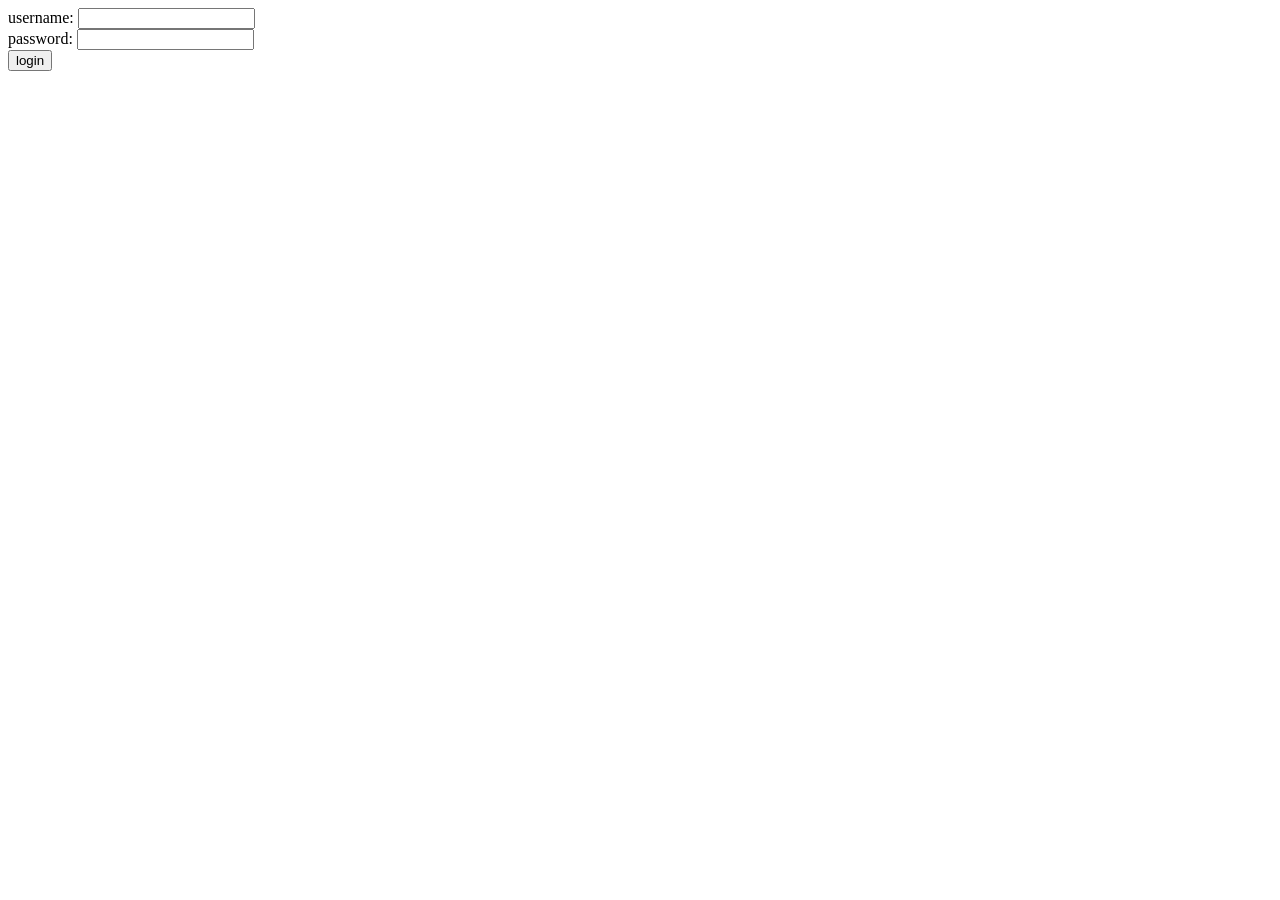
<file: q1miBubble/Gin_form/lesson12.html>
<!DOCTYPE html>
<html lang="zh">
<head>
    <meta charset="UTF-8">
    <title>Login</title>
</head>
<body>
<!--
    用户点 login 按钮登录的时候，网页发来指令，然后就进入 action 的 url
    使用 post 指令，所以应该也有一个 r.POST
    点完登录之后，如果没有 r.POST 处理请求的话，自然而然 404
    同一个 url 不同的结果，是因为一个是 get，一个是 post
    一次请求对应一个响应！
    一次请求对应一个响应！！
    一次请求对应一个响应！！！
-->
<form action="/lesson12" method="post" novalidate autocomplete="off">
    <div>
        <label for="username">username:</label>
        <input type="text" name="username" id="username">
    </div>

    <div>
        <label for="password">password:</label>
        <input type="password" name="password" id="password">
    </div>

    <div>
        <input type="submit" value="login">
    </div>
</form>
</body>
</html>
</file>
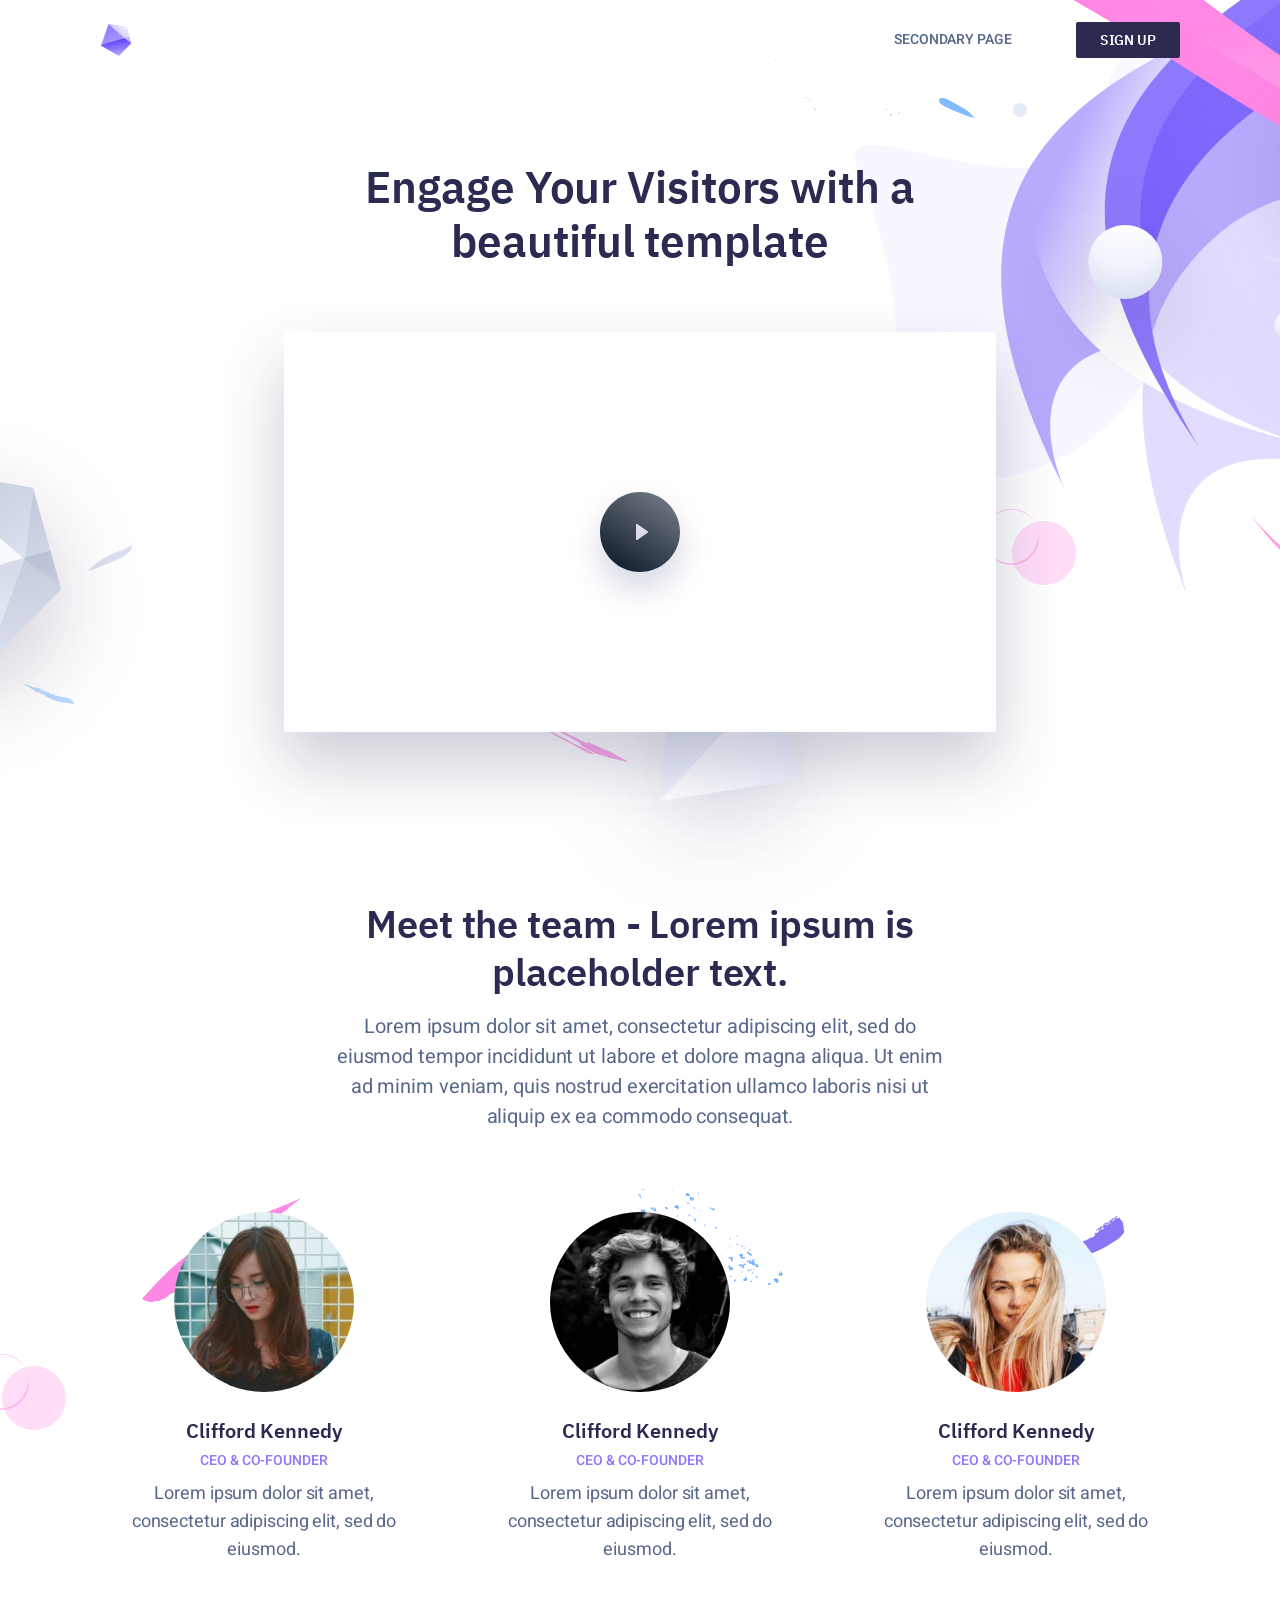
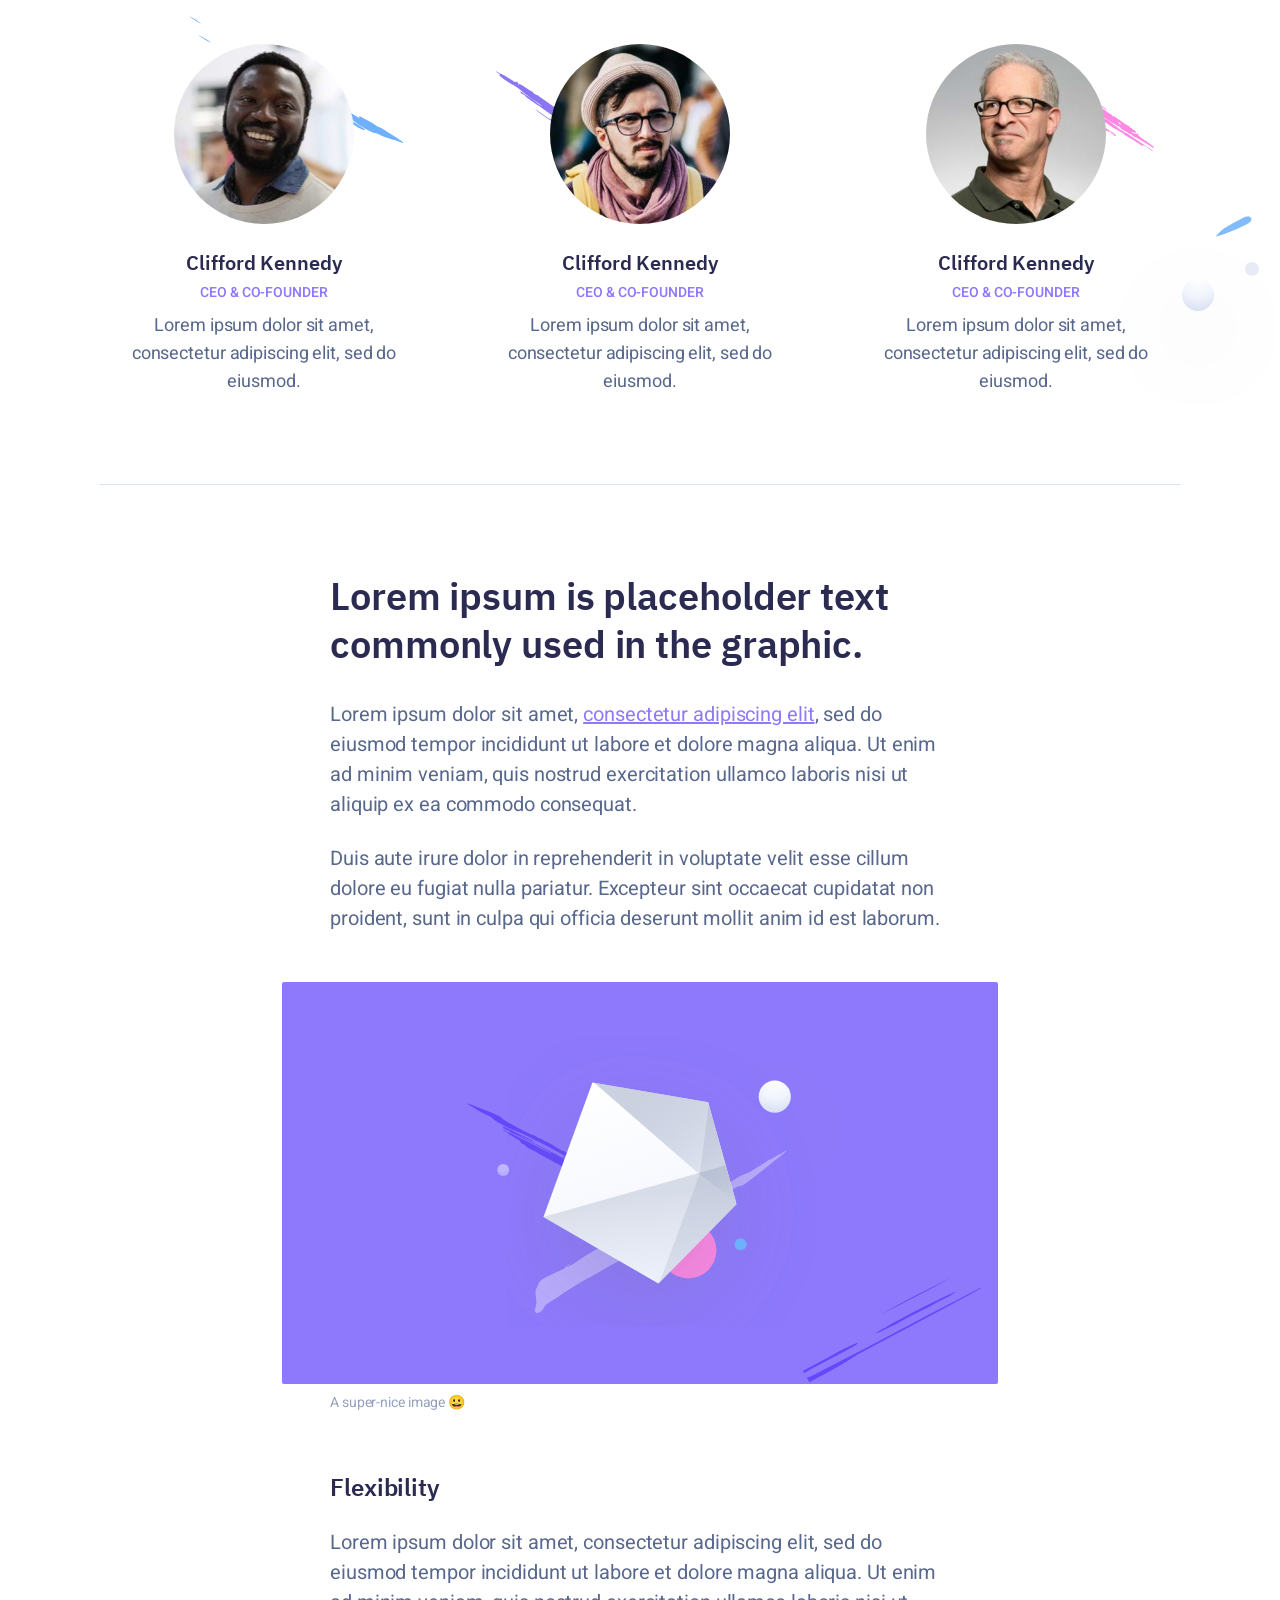
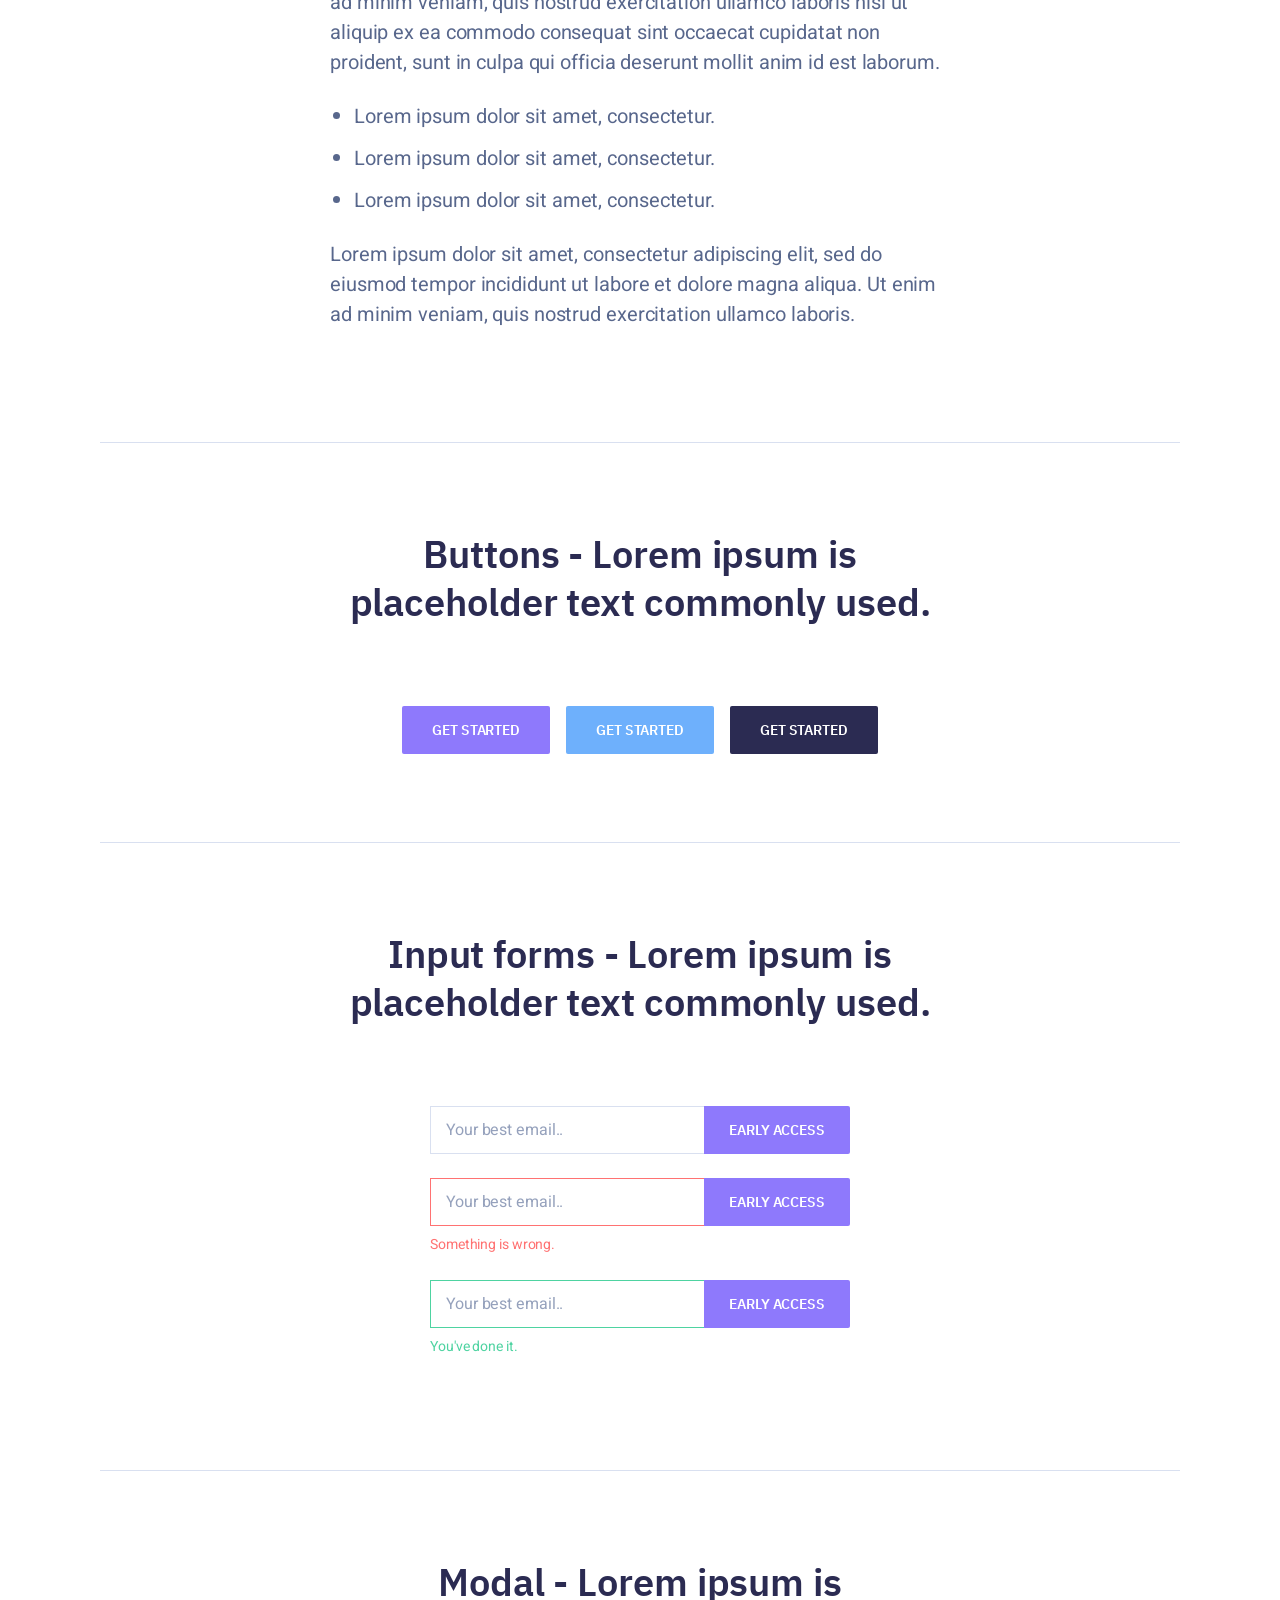
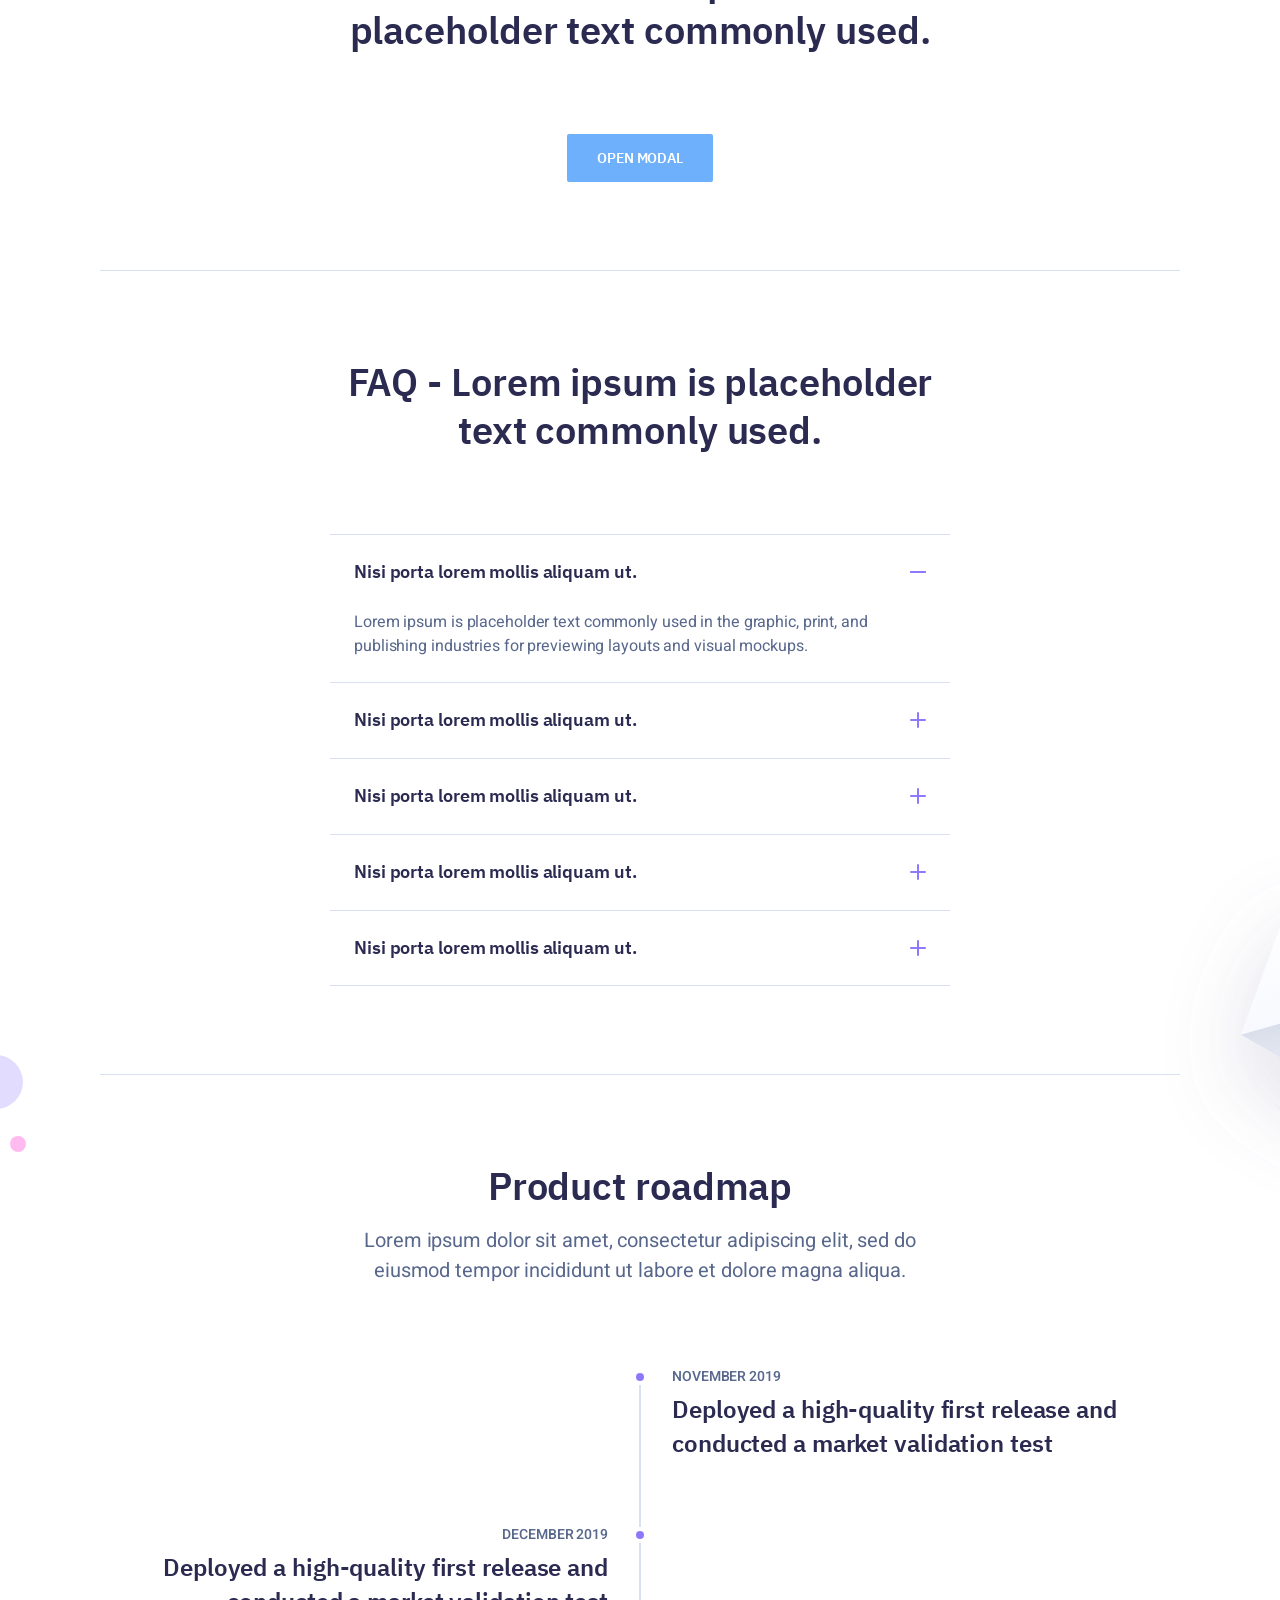
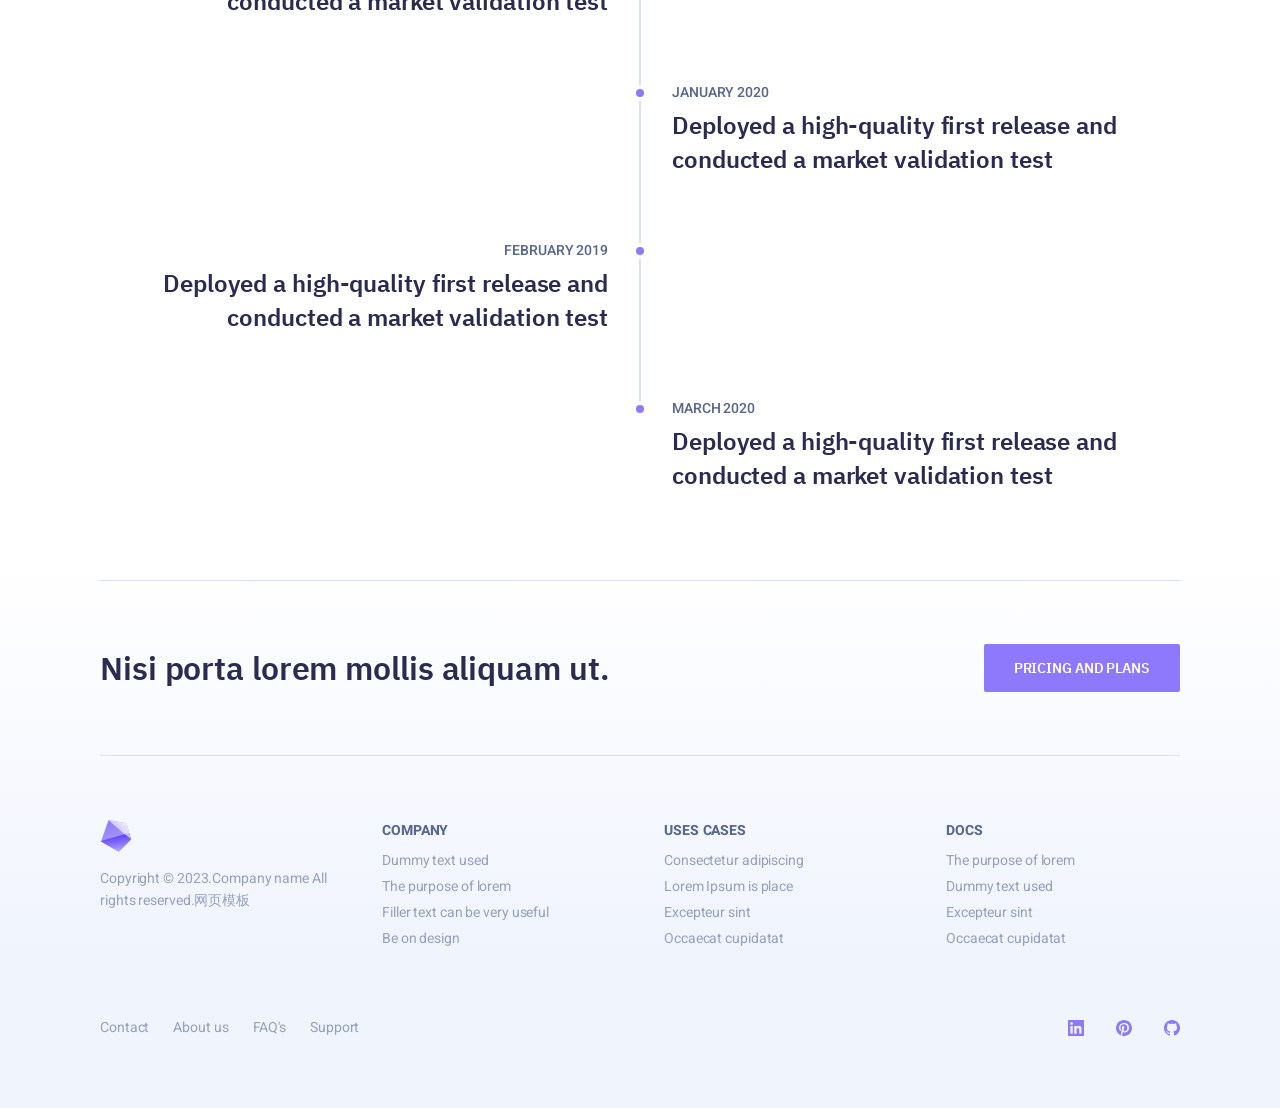
<file: q1miBubble/Gin_HTML/staticTest/additional.html>
<!DOCTYPE html>
<html lang="en" class="no-js">
<head>
    <meta charset="utf-8">
    <meta http-equiv="X-UA-Compatible" content="IE=edge">
    <meta name="viewport" content="width=device-width,initial-scale=1">
    <title>Abstract Template</title>
    <script>console.log("%cImportant!", "color: blue; font-size: x-large");
    console.log("%cThe page you are viewing is for demo purposes only. CSS and HTML have been minified and class names have been shortened to improve the page load time. Download our templates from #", "font-size: large");</script>
    <link rel="stylesheet" href="static/css/style.css">
</head>
<body class="t">
<div class="rn">
    <header class="nb">
        <div class="tcontainern">
            <div class="n_">
                <div class="nk"><h1 class="sz"><a href="../templates/posts/index.html"><img
                        src="static/picture/logo.svg" alt="Abstract" width="32" height="32"></a></h1></div>
                <button id="tc" class="tc" aria-controls="primary-menu" aria-expanded="false"><span
                        class="se">Menu</span> <span class="th"><span class="tp"></span></span></button>
                <nav id="nj" class="nj">
                    <div class="nq">
                        <ul class="st h re">
                            <li><a href="">Secondary page</a></li>
                        </ul>
                        <ul class="st re">
                            <li><a class="tbuttonn ubuttona gbuttony sbuttono" href="signup.html">Sign up</a></li>
                        </ul>
                    </div>
                </nav>
            </div>
        </div>
    </header>
    <main class="nw">
        <section class="rb nx s_ rillustration-section-i">
            <div class="tcontainern">
                <div class="rm rd">
                    <div class="rg">
                        <div class="scontainero"><h1 class="oe reveal-from-top">Engage Your Visitors with a beautiful
                            template</h1></div>
                    </div>
                    <div class="ry gillustration-element-y reveal-from-top" data-reveal-delay="200"><a
                            class="modal-trigger" aria-controls="modal-03" data-video="#" href="#"><img class="sw"
                                                                                                        src="static/picture/video-placeholder.svg"
                                                                                                        alt="Video"
                                                                                                        width="712"
                                                                                                        height="400"></a>
                    </div>
                    <div id="modal-03" class="tw tx">
                        <div class="tk">
                            <div class="sj">
                                <iframe src="#" frameborder="0" webkitallowfullscreen="" mozallowfullscreen=""
                                        allowfullscreen=""></iframe>
                            </div>
                        </div>
                    </div>
                </div>
            </div>
        </section>
        <section class="ii nx s_ uillustration-section-a">
            <div class="tcontainern">
                <div class="team-inner rd">
                    <div class="rv s_ reveal-from-top">
                        <div class="scontainero"><h2 class="oe ok">Meet the team - Lorem ipsum is placeholder text.</h2>
                            <p class="sz">Lorem ipsum dolor sit amet, consectetur adipiscing elit, sed do eiusmod tempor
                                incididunt ut labore et dolore magna aliqua. Ut enim ad minim veniam, quis nostrud
                                exercitation ullamco laboris nisi ut aliquip ex ea commodo consequat.</p></div>
                    </div>
                    <div class="nm">
                        <div class="tiles-item">
                            <div class="ny">
                                <div class="team-item-header reveal-from-top" data-reveal-container=".tiles-item">
                                    <div class="iq ue sillustration-element-o"><img
                                            src="static/picture/team-member-01.jpg" alt="Team member 01" width="180"
                                            height="180"></div>
                                </div>
                                <div class="team-item-content reveal-from-top" data-reveal-container=".tiles-item"
                                     data-reveal-delay="200"><h5 class="team-item-name oe ou">Clifford Kennedy</h5>
                                    <div class="team-item-role h sg so sh oh">CEO &amp; Co-Founder</div>
                                    <p class="sz l">Lorem ipsum dolor sit amet, consectetur adipiscing elit, sed do
                                        eiusmod.</p></div>
                            </div>
                        </div>
                        <div class="tiles-item">
                            <div class="ny">
                                <div class="team-item-header reveal-from-top" data-reveal-container=".tiles-item">
                                    <div class="iq ue uillustration-element-a"><img
                                            src="static/picture/team-member-02.jpg" alt="Team member 02" width="180"
                                            height="180"></div>
                                </div>
                                <div class="team-item-content reveal-from-top" data-reveal-container=".tiles-item"
                                     data-reveal-delay="200"><h5 class="team-item-name oe ou">Clifford Kennedy</h5>
                                    <div class="team-item-role h sg so sh oh">CEO &amp; Co-Founder</div>
                                    <p class="sz l">Lorem ipsum dolor sit amet, consectetur adipiscing elit, sed do
                                        eiusmod.</p></div>
                            </div>
                        </div>
                        <div class="tiles-item">
                            <div class="ny">
                                <div class="team-item-header reveal-from-top" data-reveal-container=".tiles-item">
                                    <div class="iq ue fillustration-element-l"><img
                                            src="static/picture/team-member-03.jpg" alt="Team member 03" width="180"
                                            height="180"></div>
                                </div>
                                <div class="team-item-content reveal-from-top" data-reveal-container=".tiles-item"
                                     data-reveal-delay="200"><h5 class="team-item-name oe ou">Clifford Kennedy</h5>
                                    <div class="team-item-role h sg so sh oh">CEO &amp; Co-Founder</div>
                                    <p class="sz l">Lorem ipsum dolor sit amet, consectetur adipiscing elit, sed do
                                        eiusmod.</p></div>
                            </div>
                        </div>
                        <div class="tiles-item">
                            <div class="ny">
                                <div class="team-item-header reveal-from-top" data-reveal-container=".tiles-item">
                                    <div class="iq ue cillustration-element-h"><img
                                            src="static/picture/team-member-04.jpg" alt="Team member 04" width="180"
                                            height="180"></div>
                                </div>
                                <div class="team-item-content reveal-from-top" data-reveal-container=".tiles-item"
                                     data-reveal-delay="200"><h5 class="team-item-name oe ou">Clifford Kennedy</h5>
                                    <div class="team-item-role h sg so sh oh">CEO &amp; Co-Founder</div>
                                    <p class="sz l">Lorem ipsum dolor sit amet, consectetur adipiscing elit, sed do
                                        eiusmod.</p></div>
                            </div>
                        </div>
                        <div class="tiles-item">
                            <div class="ny">
                                <div class="team-item-header reveal-from-top" data-reveal-container=".tiles-item">
                                    <div class="iq ue pillustration-element-d"><img
                                            src="static/picture/team-member-05.jpg" alt="Team member 05" width="180"
                                            height="180"></div>
                                </div>
                                <div class="team-item-content reveal-from-top" data-reveal-container=".tiles-item"
                                     data-reveal-delay="200"><h5 class="team-item-name oe ou">Clifford Kennedy</h5>
                                    <div class="team-item-role h sg so sh oh">CEO &amp; Co-Founder</div>
                                    <p class="sz l">Lorem ipsum dolor sit amet, consectetur adipiscing elit, sed do
                                        eiusmod.</p></div>
                            </div>
                        </div>
                        <div class="tiles-item">
                            <div class="ny">
                                <div class="team-item-header reveal-from-top" data-reveal-container=".tiles-item">
                                    <div class="iq ue villustration-element-m"><img
                                            src="static/picture/team-member-06.jpg" alt="Team member 01" width="180"
                                            height="180"></div>
                                </div>
                                <div class="team-item-content reveal-from-top" data-reveal-container=".tiles-item"
                                     data-reveal-delay="200"><h5 class="team-item-name oe ou">Clifford Kennedy</h5>
                                    <div class="team-item-role h sg so sh oh">CEO &amp; Co-Founder</div>
                                    <p class="sz l">Lorem ipsum dolor sit amet, consectetur adipiscing elit, sed do
                                        eiusmod.</p></div>
                            </div>
                        </div>
                    </div>
                </div>
            </div>
        </section>
        <section class="nx">
            <div class="tcontainern">
                <div class="rd sx">
                    <div class="scontainero"><h2 class="oe">Lorem ipsum is placeholder text commonly used in the
                        graphic.</h2>
                        <p>Lorem ipsum dolor sit amet, <a href="#">consectetur adipiscing elit</a>, sed do eiusmod
                            tempor incididunt ut labore et dolore magna aliqua. Ut enim ad minim veniam, quis nostrud
                            exercitation ullamco laboris nisi ut aliquip ex ea commodo consequat.</p>
                        <p>Duis aute irure dolor in reprehenderit in voluptate velit esse cillum dolore eu fugiat nulla
                            pariatur. Excepteur sint occaecat cupidatat non proident, sunt in culpa qui officia deserunt
                            mollit anim id est laborum.</p>
                        <figure><img class="sb" src="static/picture/image-placeholder.svg" alt="Image placeholder"
                                     width="712" height="400">
                            <figcaption class="sc">A super-nice image <span role="img" aria-label="smile">😀</span>
                            </figcaption>
                        </figure>
                        <h4>Flexibility</h4>
                        <p>Lorem ipsum dolor sit amet, consectetur adipiscing elit, sed do eiusmod tempor incididunt ut
                            labore et dolore magna aliqua. Ut enim ad minim veniam, quis nostrud exercitation ullamco
                            laboris nisi ut aliquip ex ea commodo consequat sint occaecat cupidatat non proident, sunt
                            in culpa qui officia deserunt mollit anim id est laborum.</p>
                        <ul>
                            <li>Lorem ipsum dolor sit amet, consectetur.</li>
                            <li>Lorem ipsum dolor sit amet, consectetur.</li>
                            <li>Lorem ipsum dolor sit amet, consectetur.</li>
                        </ul>
                        <p>Lorem ipsum dolor sit amet, consectetur adipiscing elit, sed do eiusmod tempor incididunt ut
                            labore et dolore magna aliqua. Ut enim ad minim veniam, quis nostrud exercitation ullamco
                            laboris.</p></div>
                </div>
            </div>
        </section>
        <section class="nx s_">
            <div class="tcontainern">
                <div class="rd sx">
                    <div class="scontainero">
                        <div class="rv"><h2 class="sz">Buttons - Lorem ipsum is placeholder text commonly used.</h2>
                        </div>
                        <div class="vbuttonm"><a class="tbuttonn fbuttonl gbuttony" href="#">Get started</a> <a
                                class="tbuttonn cbuttonh gbuttony" href="#">Get started</a> <a
                                class="tbuttonn ubuttona gbuttony" href="#">Get started</a></div>
                    </div>
                </div>
            </div>
        </section>
        <section class="nx">
            <div class="tcontainern">
                <div class="rd sx">
                    <div class="scontainero">
                        <div class="rv s_"><h2 class="sz">Input forms - Lorem ipsum is placeholder text commonly
                            used.</h2></div>
                        <form style="max-width:420px;margin:0 auto">
                            <div class="ue"><label class="w se" for="input-01">This is a label</label>
                                <div class="tl"><input class="_" type="email" id="input-01"
                                                       placeholder="Your best email..">
                                    <button class="tbuttonn fbuttonl">Early access</button>
                                </div>
                            </div>
                            <div class="ue"><label class="w se" for="input-02">This is a label</label>
                                <div class="tl"><input class="_ te" type="email" id="input-02"
                                                       placeholder="Your best email..">
                                    <button class="tbuttonn fbuttonl">Early access</button>
                                </div>
                                <div class="tf sd">Something is wrong.</div>
                            </div>
                            <div class="ue"><label class="w se" for="input-03">This is a label</label>
                                <div class="tl"><input class="_ tn" type="email" id="input-03"
                                                       placeholder="Your best email..">
                                    <button class="tbuttonn fbuttonl">Early access</button>
                                </div>
                                <div class="tf sm">You've done it.</div>
                            </div>
                        </form>
                    </div>
                </div>
            </div>
        </section>
        <section class="nx">
            <div class="tcontainern">
                <div class="rd sx">
                    <div class="scontainero">
                        <div class="rv s_"><h2 class="sz">Modal - Lorem ipsum is placeholder text commonly used.</h2>
                        </div>
                        <div class="s_"><a class="tbuttonn cbuttonh modal-trigger" aria-controls="modal-01" href="#">Open
                            modal</a></div>
                        <div id="modal-01" class="tw">
                            <div class="tk">
                                <button class="tj modal-close-trigger" aria-label="close"></button>
                                <div class="t_">
                                    <div class="s_"><img class="ok" src="static/picture/abstract-icon.svg" alt="Diamond"
                                                         width="53.2" height="56">
                                        <h3 class="oe og">Join our newsletter</h3>
                                        <p class="l">Lorem ipsum dolor sit amet, consectetur adipiscing elit, sed do
                                            eiusmod tempor incididunt ut labore et dolore magna aliqua.</p></div>
                                    <div class="tl"><input class="_" type="email" id="modal-input"
                                                           placeholder="Your best email..">
                                        <button class="tbuttonn fbuttonl">Subscribe</button>
                                    </div>
                                    <div class="s_ oq"><a class="func-link h so sg modal-close-trigger"
                                                          aria-label="close" href="#0">No thanks!</a></div>
                                </div>
                            </div>
                        </div>
                    </div>
                </div>
            </div>
        </section>
        <section class="nx cillustration-section-h">
            <div class="tcontainern">
                <div class="rd sx">
                    <div class="scontainero">
                        <div class="rv s_"><h2 class="sz">FAQ - Lorem ipsum is placeholder text commonly used.</h2>
                        </div>
                        <ul class="tv st on">
                            <li class="ty">
                                <div class="tm l"><span class="f sz">Nisi porta lorem mollis aliquam ut.</span>
                                    <div class="tb"></div>
                                </div>
                                <div class="tg c"><p>Lorem ipsum is placeholder text commonly used in the graphic,
                                    print, and publishing industries for previewing layouts and visual mockups.</p>
                                </div>
                            </li>
                            <li>
                                <div class="tm l"><span class="f sz">Nisi porta lorem mollis aliquam ut.</span>
                                    <div class="tb"></div>
                                </div>
                                <div class="tg c"><p>Lorem ipsum is placeholder text commonly used in the graphic,
                                    print, and publishing industries for previewing layouts and visual mockups.</p>
                                </div>
                            </li>
                            <li>
                                <div class="tm l"><span class="f sz">Nisi porta lorem mollis aliquam ut.</span>
                                    <div class="tb"></div>
                                </div>
                                <div class="tg c"><p>Lorem ipsum is placeholder text commonly used in the graphic,
                                    print, and publishing industries for previewing layouts and visual mockups.</p>
                                </div>
                            </li>
                            <li>
                                <div class="tm l"><span class="f sz">Nisi porta lorem mollis aliquam ut.</span>
                                    <div class="tb"></div>
                                </div>
                                <div class="tg c"><p>Lorem ipsum is placeholder text commonly used in the graphic,
                                    print, and publishing industries for previewing layouts and visual mockups.</p>
                                </div>
                            </li>
                            <li>
                                <div class="tm l"><span class="f sz">Nisi porta lorem mollis aliquam ut.</span>
                                    <div class="tb"></div>
                                </div>
                                <div class="tg c"><p>Lorem ipsum is placeholder text commonly used in the graphic,
                                    print, and publishing industries for previewing layouts and visual mockups.</p>
                                </div>
                            </li>
                        </ul>
                    </div>
                </div>
            </div>
        </section>
        <section class="roadmap nx">
            <div class="tcontainern">
                <div class="roadmap-inner rd sx">
                    <div class="rv s_">
                        <div class="scontainero"><h2 class="oe ok">Product roadmap</h2>
                            <p class="on">Lorem ipsum dolor sit amet, consectetur adipiscing elit, sed do eiusmod tempor
                                incididunt ut labore et dolore magna aliqua.</p></div>
                    </div>
                    <div class="timeline">
                        <div class="ni">
                            <div class="ns">
                                <div class="no">
                                    <div class="nu sg ou reveal-fade">November 2019</div>
                                    <div class="im u sz greveal-y">Deployed a high-quality first release and conducted a
                                        market validation test
                                    </div>
                                </div>
                            </div>
                            <div class="ns">
                                <div class="no">
                                    <div class="nu sg ou reveal-fade">December 2019</div>
                                    <div class="im u sz greveal-y">Deployed a high-quality first release and conducted a
                                        market validation test
                                    </div>
                                </div>
                            </div>
                            <div class="ns">
                                <div class="no">
                                    <div class="nu sg ou reveal-fade">January 2020</div>
                                    <div class="im u sz greveal-y">Deployed a high-quality first release and conducted a
                                        market validation test
                                    </div>
                                </div>
                            </div>
                            <div class="ns">
                                <div class="no">
                                    <div class="nu sg ou reveal-fade">February 2019</div>
                                    <div class="im u sz greveal-y">Deployed a high-quality first release and conducted a
                                        market validation test
                                    </div>
                                </div>
                            </div>
                            <div class="ns">
                                <div class="no">
                                    <div class="nu sg ou reveal-fade">March 2020</div>
                                    <div class="im u sz greveal-y">Deployed a high-quality first release and conducted a
                                        market validation test
                                    </div>
                                </div>
                            </div>
                        </div>
                    </div>
                </div>
            </div>
        </section>
        <section class="is nx az reveal-from-top">
            <div class="tcontainern">
                <div class="cta-inner rd iu sx sk">
                    <div class="io"><h3 class="sz">Nisi porta lorem mollis aliquam ut.</h3></div>
                    <div class="cta-action"><a class="tbuttonn fbuttonl gbuttony" href="#">Pricing and plans</a></div>
                </div>
            </div>
        </section>
    </main>
    <footer class="rr reveal-from-bottom" data-reveal-offset="0">
        <div class="tcontainern">
            <div class="ri">
                <div class="rs h">
                    <div class="ru">
                        <div class="ra">
                            <div class="nk ok"><a href="../templates/posts/index.html"><img
                                    src="static/picture/logo.svg" alt="Abstract" width="32" height="32"></a></div>
                            <div class="footer-copyright">Copyright &copy; 2023.Company name All rights reserved.<a
                                    target="_blank"
                                    href="https://sc.chinaz.com/moban/">&#x7F51;&#x9875;&#x6A21;&#x677F;</a></div>
                        </div>
                        <div class="ra">
                            <div class="rf">Company</div>
                            <ul class="st">
                                <li><a href="#">Dummy text used</a></li>
                                <li><a href="#">The purpose of lorem</a></li>
                                <li><a href="#">Filler text can be very useful</a></li>
                                <li><a href="#">Be on design</a></li>
                            </ul>
                        </div>
                        <div class="ra">
                            <div class="rf">Uses cases</div>
                            <ul class="st">
                                <li><a href="#">Consectetur adipiscing</a></li>
                                <li><a href="#">Lorem Ipsum is place</a></li>
                                <li><a href="#">Excepteur sint</a></li>
                                <li><a href="#">Occaecat cupidatat</a></li>
                            </ul>
                        </div>
                        <div class="ra">
                            <div class="rf">Docs</div>
                            <ul class="st on">
                                <li><a href="#">The purpose of lorem</a></li>
                                <li><a href="#">Dummy text used</a></li>
                                <li><a href="#">Excepteur sint</a></li>
                                <li><a href="#">Occaecat cupidatat</a></li>
                            </ul>
                        </div>
                    </div>
                </div>
                <div class="ro rh az h">
                    <nav class="rc">
                        <ul class="st on">
                            <li><a href="#">Contact</a></li>
                            <li><a href="#">About us</a></li>
                            <li><a href="#">FAQ's</a></li>
                            <li><a href="#">Support</a></li>
                        </ul>
                    </nav>
                    <div class="rl">
                        <ul class="st">
                            <li><a href="#">
                                <svg width="16" height="16" viewbox="0 0 16 16" xmlns="http://www.w3.org/2000/svg">
                                    <title>LinkedIn</title>
                                    <path d="M15.3 0H.7C.3 0 0 .3 0 .7v14.7c0 .3.3.6.7.6h14.7c.4 0 .7-.3.7-.7V.7c-.1-.4-.4-.7-.8-.7zM4.7 13.6H2.4V6h2.4v7.6h-.1zM3.6 5c-.8 0-1.4-.7-1.4-1.4 0-.8.6-1.4 1.4-1.4.8 0 1.4.6 1.4 1.4-.1.7-.7 1.4-1.4 1.4zm10 8.6h-2.4V9.9c0-.9 0-2-1.2-2s-1.4 1-1.4 2v3.8H6.2V6h2.3v1c.3-.6 1.1-1.2 2.2-1.2 2.4 0 2.8 1.6 2.8 3.6v4.2h.1z"></path>
                                </svg>
                            </a></li>
                            <li><a href="#">
                                <svg width="16" height="16" viewbox="0 0 16 16" xmlns="http://www.w3.org/2000/svg">
                                    <title>Pinterest</title>
                                    <path d="M8 0C3.6 0 0 3.6 0 8c0 3.4 2.1 6.3 5.1 7.4-.1-.6-.1-1.6 0-2.3.1-.6.9-4 .9-4s-.2-.4-.2-1.1c0-1.1.7-2 1.5-2 .7 0 1 .5 1 1.1 0 .7-.4 1.7-.7 2.7-.2.8.4 1.4 1.2 1.4 1.4 0 2.5-1.5 2.5-3.7 0-1.9-1.4-3.3-3.3-3.3-2.3 0-3.6 1.7-3.6 3.5 0 .7.3 1.4.6 1.8v.4c-.1.3-.2.8-.2.9 0 .1-.1.2-.3.1-1-.5-1.6-1.9-1.6-3.1C2.9 5.3 4.7 3 8.2 3c2.8 0 4.9 2 4.9 4.6 0 2.8-1.7 5-4.2 5-.8 0-1.6-.4-1.8-.9 0 0-.4 1.5-.5 1.9-.2.7-.7 1.6-1 2.1.8.2 1.6.3 2.4.3 4.4 0 8-3.6 8-8s-3.6-8-8-8z"></path>
                                </svg>
                            </a></li>
                            <li><a href="#">
                                <svg width="16" height="16" viewbox="0 0 16 16" xmlns="http://www.w3.org/2000/svg">
                                    <title>GitHub</title>
                                    <path d="M7.95 0C3.578 0 0 3.578 0 7.95c0 3.479 2.286 6.46 5.466 7.553.397.1.497-.199.497-.397v-1.392c-2.187.497-2.683-.994-2.683-.994-.398-.894-.895-1.192-.895-1.192-.696-.497.1-.497.1-.497.795.1 1.192.795 1.192.795.696 1.292 1.888.894 2.286.696.1-.497.298-.895.497-1.093-1.79-.2-3.578-.895-3.578-3.976 0-.894.298-1.59.795-2.087-.1-.198-.397-.993.1-2.086 0 0 .695-.2 2.186.795a6.408 6.408 0 0 1 1.987-.299c.696 0 1.392.1 1.988.299 1.49-.994 2.186-.795 2.186-.795.398 1.093.199 1.888.1 2.086.496.597.795 1.292.795 2.087 0 3.081-1.889 3.677-3.677 3.876.298.398.596.895.596 1.59v2.187c0 .198.1.496.596.397C13.714 14.41 16 11.43 16 7.95 15.9 3.578 12.323 0 7.95 0z"></path>
                                </svg>
                            </a></li>
                        </ul>
                    </div>
                </div>
            </div>
        </div>
    </footer>
    <div class="gillustration-section-y"></div>
</div>
<script src="static/js/main.min.js"></script>
<script async="" src="static/js/js.js"></script>
<script>window.dataLayer = window.dataLayer || [];

function gtag() {
    dataLayer.push(arguments);
}

gtag('js', new Date());
gtag('config', 'UA-125021779-1', {'anonymize_ip': true});</script>
<script>const pagesList = [{"name": "Home", "url": "#", "active": false}, {
    "name": "Secondary",
    "url": "#",
    "active": true
}, {"name": "Sign up", "url": "#", "active": false}, {"name": "Sign in", "url": "#", "active": false}];
if (window != top) {
    window.parent.postMessage(pagesList, "#")
}
;</script>
</body>
</html>
</file>
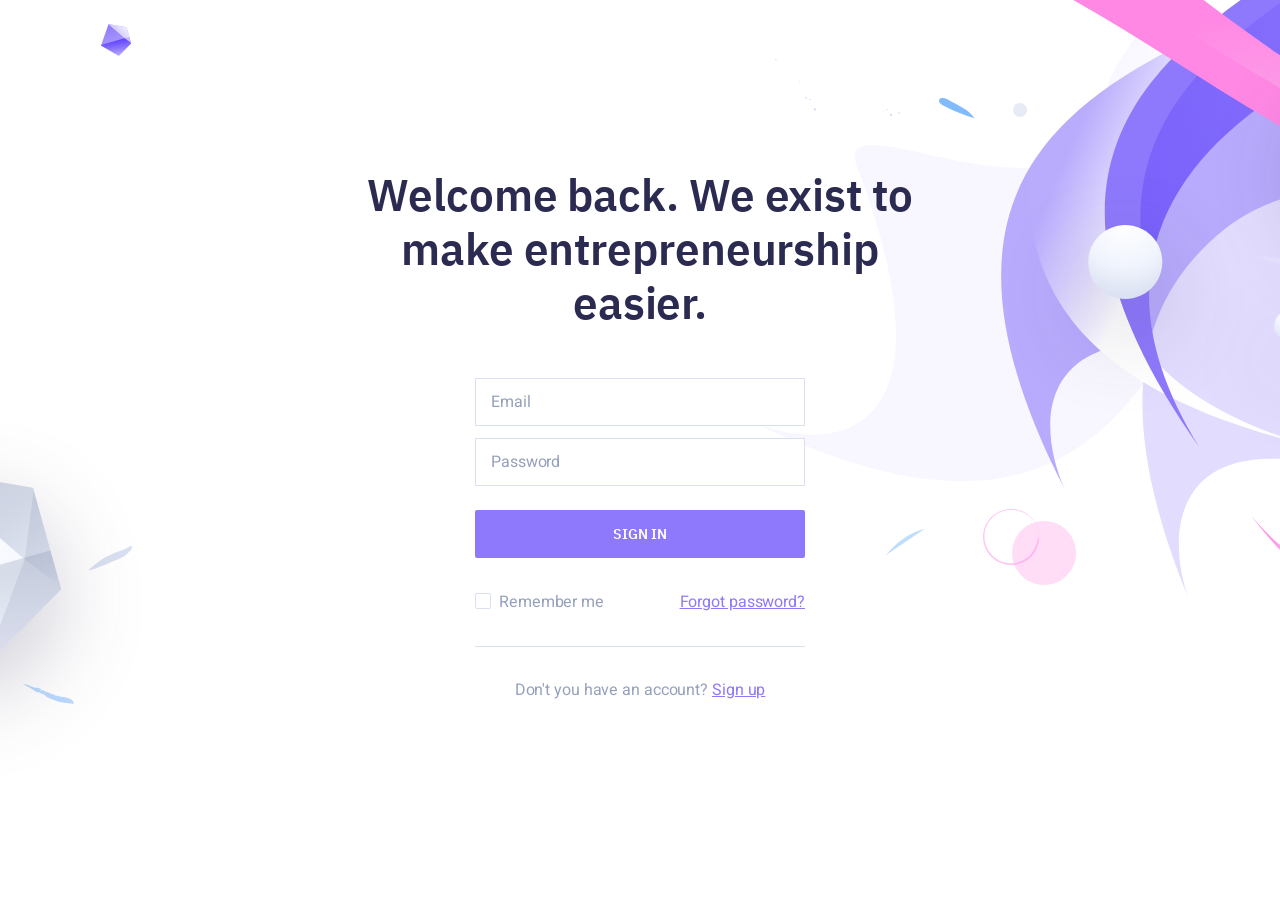
<file: q1miBubble/Gin_HTML/staticTest/login.html>
<!DOCTYPE html>
<html lang="en" class="no-js">
<head>
    <meta charset="utf-8">
    <meta http-equiv="X-UA-Compatible" content="IE=edge">
    <meta name="viewport" content="width=device-width,initial-scale=1">
    <title>Abstract Template</title>
    <script>console.log("%cImportant!", "color: blue; font-size: x-large");
    console.log("%cThe page you are viewing is for demo purposes only. CSS and HTML have been minified and class names have been shortened to improve the page load time. Download our templates from # 😉", "font-size: large");</script>
    <link rel="stylesheet" href="static/css/style.css">
</head>
<body>
<div class="rn">
    <header class="nb">
        <div class="tcontainern">
            <div class="n_">
                <div class="nk"><h1 class="sz"><a href="../templates/posts/index.html"><img
                        src="static/picture/logo.svg" alt="Abstract" width="32" height="32"></a></h1></div>
            </div>
        </div>
    </header>
    <main class="nw">
        <section class="id nx rillustration-section-i">
            <div class="scontainero">
                <div class="signin-inner rd">
                    <div class="rv s_"><h1 class="sz">Welcome back. We exist to make entrepreneurship easier.</h1></div>
                    <div class="nm">
                        <div class="tiles-item">
                            <div class="ny">
                                <form>
                                    <fieldset>
                                        <div class="og"><label class="w se" for="email">Email</label> <input id="email"
                                                                                                             class="_"
                                                                                                             type="email"
                                                                                                             placeholder="Email"
                                                                                                             required="">
                                        </div>
                                        <div class="og"><label class="w se" for="password">Password</label> <input
                                                id="password" class="_" type="password" placeholder="Password"
                                                required=""></div>
                                        <div class="oq us">
                                            <button class="tbuttonn fbuttonl pbuttond">Sign in</button>
                                        </div>
                                        <div class="iv us"><label class="q"><input type="checkbox" id="remember">Remember
                                            me</label> <a class="func-link c" href="#">Forgot password?</a></div>
                                    </fieldset>
                                </form>
                                <div class="signin-bottom sx">
                                    <div class="ac c s_ sc">Don't you have an account? <a class="func-link"
                                                                                          href="signup.html">Sign up</a>
                                    </div>
                                </div>
                            </div>
                        </div>
                    </div>
                </div>
            </div>
        </section>
    </main>
</div>
<script src="static/js/main.min.js"></script>
<script async="" src="static/js/js.js"></script>
<script>window.dataLayer = window.dataLayer || [];

function gtag() {
    dataLayer.push(arguments);
}

gtag('js', new Date());
gtag('config', 'UA-125021779-1', {'anonymize_ip': true});</script>
<script>const pagesList = [{"name": "Home", "url": "#", "active": false}, {
    "name": "Secondary",
    "url": "#",
    "active": false
}, {"name": "Sign up", "url": "#", "active": false}, {"name": "Sign in", "url": "#", "active": true}];
if (window != top) {
    window.parent.postMessage(pagesList, "#")
}
;</script>
</body>
</html>
</file>
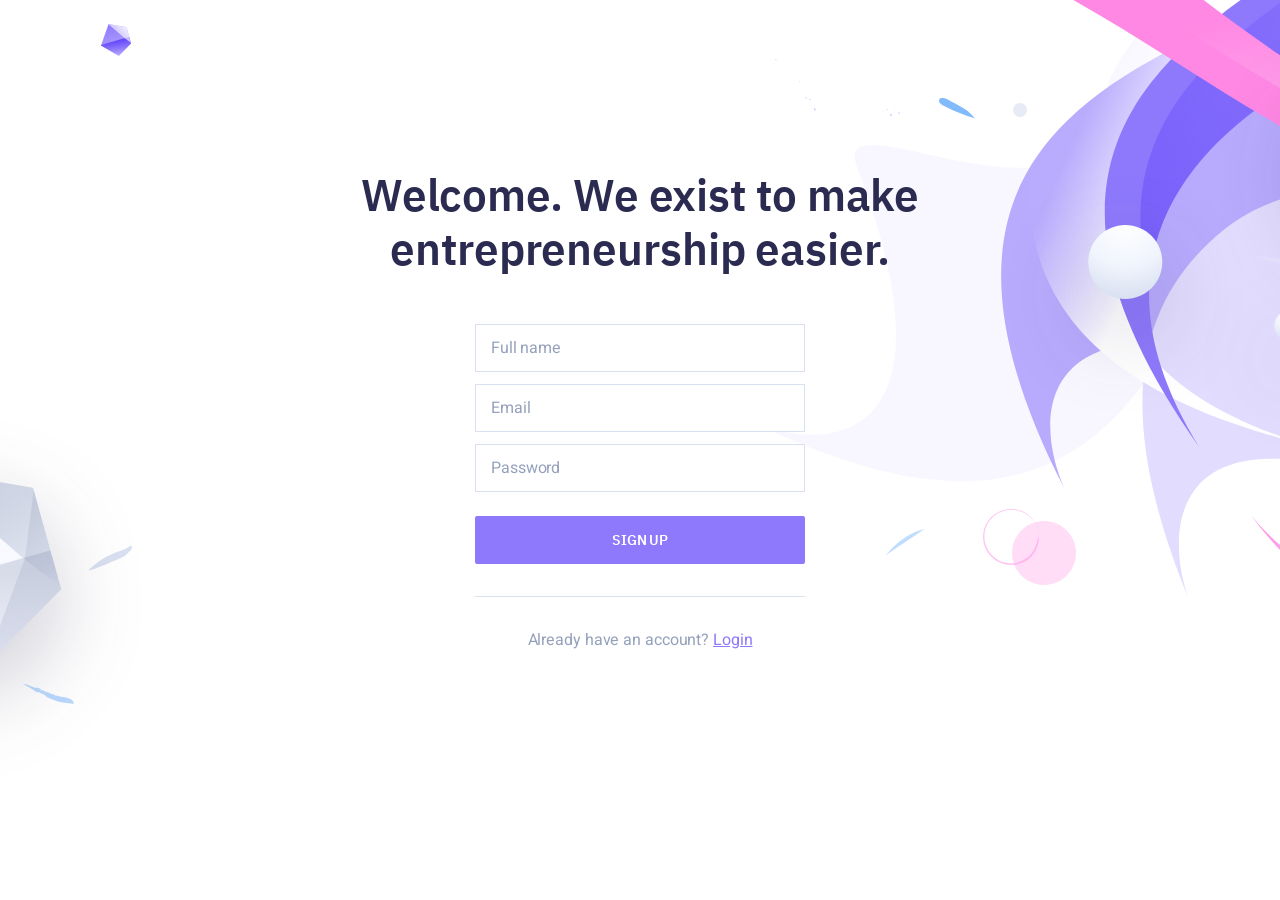
<file: q1miBubble/Gin_HTML/staticTest/signup.html>
<!DOCTYPE html>
<html lang="en" class="no-js">
<head>
    <meta charset="utf-8">
    <meta http-equiv="X-UA-Compatible" content="IE=edge">
    <meta name="viewport" content="width=device-width,initial-scale=1">
    <title>Abstract Template</title>
    <script>console.log("%cImportant!", "color: blue; font-size: x-large");
    console.log("%cThe page you are viewing is for demo purposes only. CSS and HTML have been minified and class names have been shortened to improve the page load time. Download our templates from #", "font-size: large");</script>
    <link rel="stylesheet" href="static/css/style.css">
</head>
<body>
<div class="rn">
    <header class="nb">
        <div class="tcontainern">
            <div class="n_">
                <div class="nk"><h1 class="sz"><a href="../templates/posts/index.html"><img
                        src="static/picture/logo.svg" alt="Abstract" width="32" height="32"></a></h1></div>
            </div>
        </div>
    </header>
    <main class="nw">
        <section class="id nx rillustration-section-i">
            <div class="scontainero">
                <div class="signin-inner rd">
                    <div class="rv s_"><h1 class="sz">Welcome. We exist to make entrepreneurship easier.</h1></div>
                    <div class="nm">
                        <div class="tiles-item">
                            <div class="ny">
                                <form>
                                    <fieldset>
                                        <div class="og"><label class="w se" for="name">Full name</label> <input
                                                id="name" class="_" type="name" placeholder="Full name" required="">
                                        </div>
                                        <div class="og"><label class="w se" for="email">Email</label> <input id="email"
                                                                                                             class="_"
                                                                                                             type="email"
                                                                                                             placeholder="Email"
                                                                                                             required="">
                                        </div>
                                        <div class="og"><label class="w se" for="password">Password</label> <input
                                                id="password" class="_" type="password" placeholder="Password"
                                                required=""></div>
                                        <div class="oq us">
                                            <button class="tbuttonn fbuttonl pbuttond">Sign up</button>
                                        </div>
                                    </fieldset>
                                </form>
                                <div class="signin-bottom sx">
                                    <div class="ac c s_ sc">Already have an account? <a class="func-link"
                                                                                        href="login.html">Login</a>
                                    </div>
                                </div>
                            </div>
                        </div>
                    </div>
                </div>
            </div>
        </section>
    </main>
</div>
<script src="static/js/main.min.js"></script>
<script async="" src="static/js/js.js"></script>
<script>window.dataLayer = window.dataLayer || [];

function gtag() {
    dataLayer.push(arguments);
}

gtag('js', new Date());
gtag('config', 'UA-125021779-1', {'anonymize_ip': true});</script>
<script>const pagesList = [{"name": "Home", "url": "#", "active": false}, {
    "name": "Secondary",
    "url": "#",
    "active": false
}, {"name": "Sign up", "url": "#", "active": true}, {"name": "Sign in", "url": "#", "active": false}];
if (window != top) {
    window.parent.postMessage(pagesList, "#")
}
;</script>
</body>
</html>
</file>
<file: q1miBubble/Gin_HTML/staticTest/static/css/style.css>
@import url("css.css");

html {
    line-height: 1.15;
    -ms-text-size-adjust: 100%;
    -webkit-text-size-adjust: 100%
}

body {
    margin: 0
}

article, aside, footer, header, nav, section {
    display: block
}

h1 {
    font-size: 2em;
    margin: 0.67em 0
}

figcaption, figure, main {
    display: block
}

figure {
    margin: 1em 40px
}

hr {
    box-sizing: content-box;
    height: 0;
    overflow: visible
}

pre {
    font-family: monospace, monospace;
    font-size: 1em
}

a {
    background-color: transparent;
    -webkit-text-decoration-skip: objects
}

abbr[title] {
    border-bottom: none;
    text-decoration: underline;
    -webkit-text-decoration: underline dotted;
    text-decoration: underline dotted
}

b, strong {
    font-weight: inherit
}

b, strong {
    font-weight: bolder
}

code, kbd, samp {
    font-family: monospace, monospace;
    font-size: 1em
}

dfn {
    font-style: italic
}

mark {
    background-color: #ff0;
    color: #000
}

small {
    font-size: 80%
}

sub, sup {
    font-size: 75%;
    line-height: 0;
    position: relative;
    vertical-align: baseline
}

sub {
    bottom: -0.25em
}

sup {
    top: -0.5em
}

audio, video {
    display: inline-block
}

audio:not([controls]) {
    display: none;
    height: 0
}

img {
    border-style: none
}

svg:not(:root) {
    overflow: hidden
}

button, input, optgroup, select, textarea {
    font-family: sans-serif;
    font-size: 100%;
    line-height: 1.15;
    margin: 0
}

button, input {
    overflow: visible
}

button, select {
    text-transform: none
}

button, html [type="button"], [type="reset"], [type="submit"] {
    -webkit-appearance: button
}

button::-moz-focus-inner, [type="button"]::-moz-focus-inner, [type="reset"]::-moz-focus-inner, [type="submit"]::-moz-focus-inner {
    border-style: none;
    padding: 0
}

button:-moz-focusring, [type="button"]:-moz-focusring, [type="reset"]:-moz-focusring, [type="submit"]:-moz-focusring {
    outline: 1px dotted ButtonText
}

fieldset {
    padding: 0.35em 0.75em 0.625em
}

legend {
    box-sizing: border-box;
    color: inherit;
    display: table;
    max-width: 100%;
    padding: 0;
    white-space: normal
}

progress {
    display: inline-block;
    vertical-align: baseline
}

textarea {
    overflow: auto
}

[type="checkbox"], [type="radio"] {
    box-sizing: border-box;
    padding: 0
}

[type="number"]::-webkit-inner-spin-button, [type="number"]::-webkit-outer-spin-button {
    height: auto
}

[type="search"] {
    -webkit-appearance: textfield;
    outline-offset: -2px
}

[type="search"]::-webkit-search-cancel-button, [type="search"]::-webkit-search-decoration {
    -webkit-appearance: none
}

::-webkit-file-upload-button {
    -webkit-appearance: button;
    font: inherit
}

details, menu {
    display: block
}

summary {
    display: list-item
}

canvas {
    display: inline-block
}

template {
    display: none
}

[hidden] {
    display: none
}

@media (min-width: 641px) {
    .t [class*=reveal-] {
        opacity: 0;
        will-change: opacity, transform
    }

    .t .reveal-from-top {
        transform: translateY(-20px)
    }

    .t .reveal-from-bottom {
        transform: translateY(20px)
    }

    .t .reveal-from-left {
        transform: translateX(-20px)
    }

    .t .reveal-from-right {
        transform: translateX(20px)
    }

    .t .reveal-scale-up {
        transform: scale(.95)
    }

    .t .reveal-scale-down {
        transform: scale(1.05)
    }

    .t .reveal-rotate-from-left {
        transform: perspective(1000px) rotateY(-45deg)
    }

    .t .reveal-rotate-from-right {
        transform: perspective(1000px) rotateY(45deg)
    }

    .t.n [class*=reveal-] {
        transition: opacity .6s ease, transform .6s ease
    }

    .t.n [class*=reveal-].is-revealed {
        opacity: 1;
        transform: translate(0)
    }
}

html {
    box-sizing: border-box
}

*, *:before, *:after {
    box-sizing: inherit
}

body {
    background: #fff;
    -moz-osx-font-smoothing: grayscale;
    -webkit-font-smoothing: antialiased
}

hr {
    border: 0;
    display: block;
    height: 1px;
    background: #D9E0F0;
    margin-top: 24px;
    margin-bottom: 24px
}

ul, ol {
    margin-top: 0;
    padding-left: 24px
}

ul:not(:last-child), ol:not(:last-child) {
    margin-bottom: 24px
}

ul {
    list-style: disc
}

ol {
    list-style: decimal
}

li:not(:last-child) {
    margin-bottom: 12px
}

li > ul, li > ol {
    margin-top: 12px;
    margin-bottom: 0
}

dl {
    margin-top: 0;
    margin-bottom: 24px
}

dt {
    font-weight: 700
}

dd {
    margin-left: 24px;
    margin-bottom: 24px
}

img {
    border-radius: 2px
}

img, svg, video {
    display: block;
    height: auto;
    max-width: 100%
}

figure {
    margin: 48px 0
}

figcaption {
    padding: 8px 0
}

table {
    font-size: 16px;
    line-height: 24px;
    letter-spacing: -0.1px;
    border-collapse: collapse;
    margin-bottom: 24px;
    width: 100%
}

tr {
    border-bottom: 1px solid #D9E0F0
}

th {
    font-weight: 700;
    text-align: left
}

th, td {
    padding: 8px 16px
}

th:first-child, td:first-child {
    padding-left: 0
}

th:last-child, td:last-child {
    padding-right: 0
}

.r hr {
    display: block;
    height: 1px;
    background: #58678C
}

.r tr {
    border-bottom: 1px solid #58678C
}

html {
    font-size: 20px;
    line-height: 30px;
    letter-spacing: -0.1px
}

body {
    color: #58678C;
    font-size: 1rem
}

body, button, input, select, textarea {
    font-family: "Heebo", sans-serif;
    font-weight: 400
}

h1, h2, h3, h4, h5, h6, .i, .s, .o, .u, .a, .f {
    font-family: "IBM Plex Sans", sans-serif;
    font-weight: 600;
    clear: both;
    color: #2B2B52;
    word-wrap: break-word;
    overflow-wrap: break-word
}

h1, .i {
    font-size: 38px;
    line-height: 48px
}

h2, .s {
    font-size: 32px;
    line-height: 42px
}

h3, .o {
    font-size: 24px;
    line-height: 34px;
    letter-spacing: -0.1px
}

h4, .u {
    font-size: 24px;
    line-height: 34px;
    letter-spacing: -0.1px
}

h5, .a {
    font-size: 20px;
    line-height: 30px;
    letter-spacing: -0.1px
}

h6, .f, small, .l {
    font-size: 18px;
    line-height: 28px;
    letter-spacing: -0.1px
}

.c {
    font-size: 16px;
    line-height: 24px;
    letter-spacing: -0.1px
}

.h {
    font-size: 14px;
    line-height: 22px
}

figcaption {
    font-size: 14px;
    line-height: 22px
}

a:not(.tbuttonn) {
    color: #8E79FC;
    text-decoration: underline
}

a:not(.tbuttonn):hover, a:not(.tbuttonn):active {
    outline: 0
}

a.rbuttoni {
    color: #95A1BC;
    text-decoration: none
}

a.rbuttoni:hover, a.rbuttoni:active {
    text-decoration: underline
}

h1, .i {
    margin-top: 48px;
    margin-bottom: 32px
}

h2, .s {
    margin-top: 48px;
    margin-bottom: 32px
}

h3, .o {
    margin-top: 36px;
    margin-bottom: 24px
}

h4, h5, h6, .u, .a, .f {
    margin-top: 24px;
    margin-bottom: 24px
}

p {
    margin-top: 0;
    margin-bottom: 24px
}

dfn, cite, em, i {
    font-style: italic
}

blockquote {
    font-size: 20px;
    line-height: 30px;
    letter-spacing: -0.1px;
    margin-top: 24px;
    margin-bottom: 24px;
    margin-left: 24px
}

blockquote::before {
    content: "\201C"
}

blockquote::after {
    content: "\201D"
}

blockquote p {
    display: inline
}

address {
    border-width: 1px 0;
    border-style: solid;
    border-color: #D9E0F0;
    padding: 24px 0;
    margin: 0 0 24px
}

pre, pre h1, pre h2, pre h3, pre h4, pre h5, pre h6, pre .i, pre .s, pre .o, pre .u, pre .a, pre .f {
    font-family: "Courier 10 Pitch", Courier, monospace
}

pre, code, kbd, tt, var {
    background: #F0F4FD
}

pre {
    font-size: 16px;
    line-height: 24px;
    letter-spacing: -0.1px;
    max-width: 100%;
    overflow: auto;
    padding: 24px 24px;
    margin-top: 24px;
    margin-bottom: 24px
}

code, kbd, tt, var {
    font-family: Monaco, Consolas, "Andale Mono", "DejaVu Sans Mono", monospace;
    font-size: 16px;
    line-height: 24px;
    letter-spacing: -0.1px;
    padding: 2px 4px
}

abbr, acronym {
    cursor: help
}

mark, ins {
    text-decoration: none
}

b, strong {
    font-weight: 700
}

.r {
    color: #95A1BC
}

.r a:not(.tbuttonn) {
    color: #F0F4FD;
    text-decoration: underline
}

.r a:not(.tbuttonn):hover, .r a:not(.tbuttonn):active {
    outline: 0
}

.r a.rbuttoni {
    color: #58678C;
    text-decoration: none
}

.r a.rbuttoni:hover, .r a.rbuttoni:active {
    text-decoration: underline
}

.r h1, .r h2, .r h3, .r h4, .r h5, .r h6, .r .i, .r .s, .r .o, .r .u, .r .a, .r .f {
    color: #fff
}

.r address {
    border-color: #58678C
}

.r pre, .r code, .r kbd, .r tt, .r var {
    background: #262648
}

@media (max-width: 640px) {
    .p {
        font-size: 38px;
        line-height: 48px
    }

    .d {
        font-size: 32px;
        line-height: 42px
    }

    .v {
        font-size: 24px;
        line-height: 34px;
        letter-spacing: -0.1px
    }

    .m {
        font-size: 24px;
        line-height: 34px;
        letter-spacing: -0.1px
    }

    .g {
        font-size: 20px;
        line-height: 30px;
        letter-spacing: -0.1px
    }

    .y {
        font-size: 18px;
        line-height: 28px;
        letter-spacing: -0.1px
    }
}

@media (min-width: 641px) {
    h1, .i {
        font-size: 44px;
        line-height: 54px
    }

    h2, .s {
        font-size: 38px;
        line-height: 48px
    }

    h3, .o {
        font-size: 32px;
        line-height: 42px
    }
}

.tcontainern, .rcontaineri, .scontainero {
    width: 100%;
    margin: 0 auto;
    padding-left: 16px;
    padding-right: 16px
}

@media (min-width: 481px) {
    .tcontainern, .rcontaineri, .scontainero {
        padding-left: 24px;
        padding-right: 24px
    }
}

.tcontainern {
    max-width: 1128px
}

.rcontaineri {
    max-width: 944px
}

.scontainero {
    max-width: 668px
}

[class*=container] [class*=container] {
    padding-left: 0;
    padding-right: 0
}

[class*=container] .rcontaineri {
    max-width: 896px
}

[class*=container] .scontainero {
    max-width: 620px
}

.tbuttonn {
    display: inline-flex;
    font-size: 14px;
    line-height: 22px;
    font-weight: 600;
    padding: 12px 29px;
    height: 48px;
    text-decoration: none !important;
    text-transform: uppercase;
    color: #2B2B52;
    background-color: #fff;
    border-width: 1px;
    border-style: solid;
    border-color: rgba(0, 0, 0, 0);
    border-radius: 2px;
    cursor: pointer;
    justify-content: center;
    text-align: center;
    letter-spacing: inherit;
    white-space: nowrap;
    transition: background .15s ease
}

.tbuttonn:active {
    outline: 0
}

.tbuttonn:hover {
    background-color: #F0F4FD
}

.tbuttonn.b {
    position: relative;
    color: transparent !important;
    pointer-events: none
}

.tbuttonn.b::after {
    content: '';
    display: block;
    position: absolute;
    width: 22px;
    height: 22px;
    margin-left: -11px;
    margin-top: -11px;
    top: 50%;
    left: 50%;
    border: 2px solid #2B2B52;
    border-radius: 50%;
    border-right-color: transparent !important;
    border-top-color: transparent !important;
    z-index: 1;
    -webkit-animation: button-loading .6s infinite linear;
    animation: button-loading .6s infinite linear
}

.tbuttonn[disabled] {
    cursor: not-allowed;
    color: #95A1BC;
    background-color: #D9E0F0 !important
}

.tbuttonn[disabled].b::after {
    border-color: #95A1BC
}

.sbuttono {
    padding: 6px 23px;
    height: 36px
}

.ubuttona {
    color: #fff;
    background-color: #2B2B52
}

.ubuttona:hover {
    background-color: #343463
}

.ubuttona.b::after {
    border-color: #fff
}

.fbuttonl {
    color: #fff;
    background-color: #8E79FC
}

.fbuttonl:hover {
    background-color: #9b88fc
}

.fbuttonl.b::after {
    border-color: #fff
}

.cbuttonh {
    color: #fff;
    background-color: #6EB0FC
}

.cbuttonh:hover {
    background-color: #7db8fc
}

.cbuttonh.b::after {
    border-color: #fff
}

.pbuttond {
    display: flex;
    width: 100%
}

.vbuttonm {
    display: flex;
    flex-wrap: wrap;
    align-items: center;
    margin-right: -8px;
    margin-left: -8px;
    margin-top: -8px
}

.vbuttonm:last-of-type {
    margin-bottom: -8px
}

.vbuttonm:not(:last-of-type) {
    margin-bottom: 8px
}

.vbuttonm > [class*=button] {
    margin: 8px
}

@media (max-width: 640px) {
    .gbuttony {
        width: 100%;
        max-width: 280px
    }
}

@-webkit-keyframes button-loading {
    0% {
        transform: rotate(0)
    }
    100% {
        transform: rotate(360deg)
    }
}

@keyframes button-loading {
    0% {
        transform: rotate(0)
    }
    100% {
        transform: rotate(360deg)
    }
}

fieldset {
    padding: 0;
    margin: 0;
    border: 0
}

.w, .x, .k {
    color: #58678C;
    font-weight: 500
}

.w {
    font-size: 14px;
    line-height: 22px
}

._, .j, .q input, .z input {
    -moz-appearance: none;
    -webkit-appearance: none;
    background-color: #fff;
    border-width: 1px;
    border-style: solid;
    border-color: #D9E0F0
}

._:hover, .j:hover, .q input:hover, .z input:hover {
    border-color: #c7d1e9
}

._:active, ._:focus, .j:active, .j:focus, .q input:active, .q input:focus, .z input:active, .z input:focus {
    outline: none;
    border-color: #8E79FC
}

._[disabled], .j[disabled], .q input[disabled], .z input[disabled] {
    cursor: not-allowed;
    background-color: #F0F4FD;
    border-color: #F0F4FD
}

._.te, .j.te, .q input.te, .z input.te {
    border-color: #FF7272
}

._.tt, .j.tt, .q input.tt, .z input.tt {
    border-color: #FFBF77
}

._.tn, .j.tn, .q input.tn, .z input.tn {
    border-color: #4ED3A1
}

._, .j {
    display: block;
    font-size: 16px;
    line-height: 24px;
    letter-spacing: -0.1px;
    padding: 11px 15px;
    height: 48px;
    border-radius: 0;
    color: #58678C;
    box-shadow: none;
    max-width: 100%;
    width: 100%
}

._::-webkit-input-placeholder {
    color: #95A1BC
}

._::-moz-placeholder {
    color: #95A1BC
}

._:-ms-input-placeholder {
    color: #95A1BC
}

._::-ms-input-placeholder {
    color: #95A1BC
}

._::placeholder {
    color: #95A1BC
}

._::-ms-input-placeholder {
    color: #95A1BC
}

textarea._ {
    height: auto;
    resize: vertical
}

.j {
    padding-right: 46px;
    background-image: url("data:image/svg+xml;charset=US-ASCII,%3Csvg%20viewBox%3D%220%200%2016%2016%22%20xmlns%3D%22http%3A%2F%2Fwww.w3.org%2F2000%2Fsvg%22%3E%3Cpath%20d%3D%22M8%2011.4L2.6%206%204%204.6l4%204%204-4L13.4%206%208%2011.4z%22%20fill%3D%22%2358678C%22%20fill-rule%3D%22evenodd%22%2F%3E%3C%2Fsvg%3E");
    background-position: right 15px center;
    background-repeat: no-repeat;
    background-size: 16px 16px
}

.tr {
    padding-right: 38px;
    background-position: right 11px center
}

.tr, .ti {
    padding: 5px 11px;
    height: 36px
}

.ts, .to {
    position: relative
}

.ts svg, .to svg {
    pointer-events: none;
    position: absolute;
    top: 50%;
    transform: translateY(-50%)
}

.ts ._ {
    padding-left: 46px
}

.ts ._ + svg {
    left: 15px
}

.ts .ti {
    padding-left: 38px
}

.ts .ti + svg {
    left: 11px
}

.to ._ {
    padding-right: 46px
}

.to ._ + svg {
    right: 15px
}

.to .ti {
    padding-right: 38px
}

.to .ti + svg {
    right: 11px
}

.q, .z, .x {
    cursor: pointer
}

.q, .z, .x, .k {
    font-size: 16px;
    line-height: 24px;
    letter-spacing: -0.1px
}

.q, .z {
    color: #95A1BC
}

.q, .z {
    position: relative;
    padding-left: 24px
}

.q input, .z input {
    position: absolute;
    left: 0;
    top: 3px;
    width: 16px;
    height: 16px;
    cursor: pointer
}

.q input:checked, .z input:checked {
    background-color: #8E79FC !important;
    border-color: #8E79FC !important;
    background-position: 50%
}

.q input {
    border-radius: 2px
}

.q input:checked {
    background-image: url([data-uri])
}

.z input {
    border-radius: 50%
}

.z input:checked {
    background-image: url([data-uri])
}

.x {
    display: inline-flex;
    align-items: center;
    -webkit-user-select: none;
    -moz-user-select: none;
    -ms-user-select: none;
    user-select: none
}

.x input {
    clip: rect(0, 0, 0, 0);
    height: 1px;
    margin: -1px;
    overflow: hidden;
    position: absolute;
    width: 1px
}

.x .tu {
    display: block;
    position: relative;
    min-width: 60px;
    width: 60px;
    height: 32px;
    border-radius: 16px;
    background: #95A1BC
}

.x .tu::before {
    content: '';
    display: block;
    position: absolute;
    top: 2px;
    left: 2px;
    width: 28px;
    height: 28px;
    border-radius: 14px;
    background: #fff;
    transition: all .15s ease-out
}

.x input:checked + .tu {
    background: #8E79FC
}

.x input:checked + .tu::before {
    left: 30px
}

.x > span:not(.tu) {
    order: -1;
    margin-right: 12px
}

.x > span:not(.tu):last-child {
    order: initial;
    margin-left: 12px;
    margin-right: 0
}

.k > span {
    display: block
}

.k input[type=range] {
    -moz-appearance: none;
    -webkit-appearance: none;
    background: #F0F4FD;
    border-radius: 3px;
    height: 6px;
    width: 100%;
    margin-top: 15px;
    margin-bottom: 15px;
    outline: none
}

.k input[type=range]::-webkit-slider-thumb {
    appearance: none;
    -webkit-appearance: none;
    background-color: #8E79FC;
    background-image: url("data:image/svg+xml;charset=US-ASCII,%3Csvg%20width%3D%2212%22%20height%3D%228%22%20xmlns%3D%22http%3A%2F%2Fwww.w3.org%2F2000%2Fsvg%22%3E%3Cpath%20d%3D%22M8%20.5v7L12%204zM0%204l4%203.5v-7z%22%20fill%3D%22%23fff%22%20fill-rule%3D%22nonzero%22%2F%3E%3C%2Fsvg%3E");
    background-position: center;
    background-repeat: no-repeat;
    border: 0;
    border-radius: 50%;
    cursor: pointer;
    height: 36px;
    width: 36px
}

.k input[type=range]::-moz-range-thumb {
    background-color: #8E79FC;
    background-image: url("data:image/svg+xml;charset=US-ASCII,%3Csvg%20width%3D%2212%22%20height%3D%228%22%20xmlns%3D%22http%3A%2F%2Fwww.w3.org%2F2000%2Fsvg%22%3E%3Cpath%20d%3D%22M8%20.5v7L12%204zM0%204l4%203.5v-7z%22%20fill%3D%22%23fff%22%20fill-rule%3D%22nonzero%22%2F%3E%3C%2Fsvg%3E");
    background-position: center;
    background-repeat: no-repeat;
    border: 0;
    border: none;
    border-radius: 50%;
    cursor: pointer;
    height: 36px;
    width: 36px
}

.k input[type=range]::-ms-thumb {
    background-color: #8E79FC;
    background-image: url("data:image/svg+xml;charset=US-ASCII,%3Csvg%20width%3D%2212%22%20height%3D%228%22%20xmlns%3D%22http%3A%2F%2Fwww.w3.org%2F2000%2Fsvg%22%3E%3Cpath%20d%3D%22M8%20.5v7L12%204zM0%204l4%203.5v-7z%22%20fill%3D%22%23fff%22%20fill-rule%3D%22nonzero%22%2F%3E%3C%2Fsvg%3E");
    background-position: center;
    background-repeat: no-repeat;
    border: 0;
    border-radius: 50%;
    cursor: pointer;
    height: 36px;
    width: 36px
}

.k input[type=range]::-moz-focus-outer {
    border: 0
}

.r .j {
    background-image: url("data:image/svg+xml;charset=US-ASCII,%3Csvg%20viewBox%3D%220%200%2016%2016%22%20xmlns%3D%22http%3A%2F%2Fwww.w3.org%2F2000%2Fsvg%22%3E%3Cpath%20d%3D%22M8%2011.4L2.6%206%204%204.6l4%204%204-4L13.4%206%208%2011.4z%22%20fill%3D%22%2395A1BC%22%20fill-rule%3D%22evenodd%22%2F%3E%3C%2Fsvg%3E")
}

.r .q input:checked, .r .z input:checked {
    background-color: rosybrown;
    border-color: #6EB0FC;
}

.r .k input[type=range]::-webkit-slider-thumb {
    background-image: url("data:image/svg+xml;charset=US-ASCII,%3Csvg%20width%3D%2212%22%20height%3D%228%22%20xmlns%3D%22http%3A%2F%2Fwww.w3.org%2F2000%2Fsvg%22%3E%3Cpath%20d%3D%22M8%20.5v7L12%204zM0%204l4%203.5v-7z%22%20fill%3D%22%23fff%22%20fill-rule%3D%22nonzero%22%2F%3E%3C%2Fsvg%3E")
}

.r .k input[type=range]::-moz-range-thumb {
    background-image: url("data:image/svg+xml;charset=US-ASCII,%3Csvg%20width%3D%2212%22%20height%3D%228%22%20xmlns%3D%22http%3A%2F%2Fwww.w3.org%2F2000%2Fsvg%22%3E%3Cpath%20d%3D%22M8%20.5v7L12%204zM0%204l4%203.5v-7z%22%20fill%3D%22%23fff%22%20fill-rule%3D%22nonzero%22%2F%3E%3C%2Fsvg%3E")
}

.r .k input[type=range]::-ms-thumb {
    background-image: url("data:image/svg+xml;charset=US-ASCII,%3Csvg%20width%3D%2212%22%20height%3D%228%22%20xmlns%3D%22http%3A%2F%2Fwww.w3.org%2F2000%2Fsvg%22%3E%3Cpath%20d%3D%22M8%20.5v7L12%204zM0%204l4%203.5v-7z%22%20fill%3D%22%23fff%22%20fill-rule%3D%22nonzero%22%2F%3E%3C%2Fsvg%3E")
}

.ta {
    display: flex
}

.ta ._ {
    flex-grow: 1;
    flex-shrink: 1;
    border-top-right-radius: 0;
    border-bottom-right-radius: 0;
    border-right-width: 0
}

.ta .tbuttonn {
    padding-left: 24px;
    padding-right: 24px;
    flex-shrink: 0;
    border-top-left-radius: 0;
    border-bottom-left-radius: 0
}

.tf {
    font-size: 14px;
    line-height: 22px;
    margin-top: 8px
}

@media (max-width: 640px) {
    .tl ._ {
        border-bottom-left-radius: 0;
        border-bottom-right-radius: 0;
        border-bottom-width: 0
    }

    .tl .tbuttonn {
        width: 100%;
        border-top-left-radius: 0;
        border-top-right-radius: 0
    }
}

@media (min-width: 641px) {
    .tl {
        display: flex
    }

    .tl ._ {
        flex-grow: 1;
        flex-shrink: 1;
        border-top-right-radius: 0;
        border-bottom-right-radius: 0;
        border-right-width: 0
    }

    .tl .tbuttonn {
        padding-left: 24px;
        padding-right: 24px;
        flex-shrink: 0;
        border-top-left-radius: 0;
        border-bottom-left-radius: 0
    }
}

.tc {
    background: transparent;
    border: 0;
    outline: 0;
    padding: 0;
    cursor: pointer
}

.th, .tp {
    display: block;
    pointer-events: none
}

.th {
    position: relative;
    width: 24px;
    height: 24px
}

.tp, .tp::before, .tp::after {
    width: 24px;
    height: 2px;
    position: absolute;
    background: #2B2B52;
    border-radius: 2px
}

.r .tp, .r .tp::before, .r .tp::after {
    background: #fff
}

.tp {
    top: 50%;
    margin-top: -1px;
    transition-duration: 0.22s;
    transition-timing-function: cubic-bezier(0.55, 0.055, 0.675, 0.19)
}

.tp::before, .tp::after {
    content: '';
    display: block
}

.tp::before {
    top: -7px;
    transition: top 0.1s 0.25s ease-in, opacity 0.1s ease-in
}

.tp::after {
    bottom: -7px;
    transition: bottom 0.1s 0.25s ease-in, transform 0.22s cubic-bezier(0.55, 0.055, 0.675, 0.19), width 0.1s 0.25s ease-in
}

.td .tp {
    transform: rotate(225deg);
    transition-delay: 0.12s;
    transition-timing-function: cubic-bezier(0.215, 0.61, 0.355, 1)
}

.td .tp::before {
    top: 0;
    opacity: 0;
    transition: top 0.1s ease-out, opacity 0.1s 0.12s ease-out
}

.td .tp::after {
    width: 24px;
    bottom: 0;
    transform: rotate(-90deg);
    transition: bottom 0.1s ease-out, transform 0.22s 0.12s cubic-bezier(0.215, 0.61, 0.355, 1), width 0.1s ease-out
}

.tv li {
    position: relative
}

.tv li::before {
    content: '';
    position: absolute;
    top: 0;
    left: 0;
    width: 100%;
    display: block;
    height: 1px;
    background: #D9E0F0
}

.tv li:last-of-type {
    position: relative
}

.tv li:last-of-type::after {
    content: '';
    position: absolute;
    bottom: 0;
    left: 0;
    width: 100%;
    display: block;
    height: 1px;
    background: #D9E0F0
}

.r .tv li {
    position: relative
}

.r .tv li::before {
    content: '';
    position: absolute;
    top: 0;
    left: 0;
    width: 100%;
    display: block;
    height: 1px;
    background: #58678C
}

.r .tv li:last-of-type {
    position: relative
}

.r .tv li:last-of-type::after {
    content: '';
    position: absolute;
    bottom: 0;
    left: 0;
    width: 100%;
    display: block;
    height: 1px;
    background: #58678C
}

.tm {
    display: flex;
    justify-content: space-between;
    align-items: center;
    padding-top: 24px;
    padding-bottom: 24px;
    padding-left: 24px;
    padding-right: 24px;
    cursor: pointer
}

.tm span {
    width: calc(100% - (16px * 2))
}

.tg {
    padding-left: 24px;
    padding-right: 24px;
    max-height: 0;
    opacity: 0;
    overflow: hidden;
    transition: max-height .15s ease-in-out, opacity .15s
}

.ty .tg {
    opacity: 1
}

.tg p:last-child {
    margin-bottom: 24px
}

.tb {
    position: relative;
    width: 16px;
    height: 16px
}

.tb::before, .tb::after {
    content: '';
    position: absolute;
    background: #8E79FC;
    border-radius: 2px;
    transition: transform .25s ease-out
}

.r .tb::before, .r .tb::after {
    background: #fff
}

.tb::before {
    top: 0;
    left: 50%;
    width: 2px;
    height: 100%;
    margin-left: -1px
}

.tb::after {
    top: 50%;
    left: 0;
    width: 100%;
    height: 2px;
    margin-top: -1px
}

.ty .tb {
    cursor: pointer
}

.ty .tb::before {
    transform: rotate(90deg)
}

.ty .tb::after {
    transform: rotate(180deg)
}

.tw, .tw::before {
    bottom: 0;
    left: 0;
    right: 0;
    top: 0
}

.tw {
    display: none;
    align-items: center;
    flex-direction: column;
    justify-content: center;
    overflow: hidden;
    position: fixed;
    z-index: 40
}

.tw.tx .tk {
    padding: 0;
    max-width: 1024px
}

.tw::before, .tw .tk {
    display: none
}

.tw::before {
    content: '';
    position: absolute;
    background-color: rgba(43, 43, 82, 0.24)
}

.tw.ty {
    display: flex
}

.tw.ty::before, .tw.ty .tk {
    display: block
}

.tw.ty .tk {
    -webkit-animation: slideUpInModal .15s ease-in-out both;
    animation: slideUpInModal .15s ease-in-out both
}

.tw.ty::before {
    -webkit-animation: slideUpInModalBg .15s ease-in-out both;
    animation: slideUpInModalBg .15s ease-in-out both
}

.tk {
    max-height: calc(100vh - 16px * 2);
    overflow: auto;
    position: relative;
    width: calc(100% - (16px * 2));
    max-width: 500px;
    margin-left: 16px;
    margin-right: 16px;
    background: #fff
}

.t_ {
    padding: 48px 16px
}

.tj {
    background: transparent;
    border: 0;
    outline: 0;
    padding: 0;
    cursor: pointer;
    position: absolute;
    right: 24px;
    top: 24px;
    width: 16px;
    height: 16px
}

.tj::before, .tj::after {
    content: '';
    display: block;
    position: absolute;
    top: 50%;
    left: 50%;
    margin-top: -1px;
    margin-left: -8px;
    width: 16px;
    height: 2px;
    background: #D9E0F0
}

.tj::before {
    transform: rotate(225deg)
}

.tj::after {
    transform: rotate(-45deg)
}

.tj:hover::before, .tj:hover::after {
    background: #95A1BC
}

@media (min-width: 641px) {
    .tk {
        margin: 0 auto;
        max-height: calc(100vh - 48px * 2)
    }

    .t_ {
        padding-left: 32px;
        padding-right: 32px
    }
}

@-webkit-keyframes slideUpInModal {
    0% {
        opacity: 0;
        transform: translateY(-24px)
    }
    to {
        opacity: 1;
        transform: translateY(0)
    }
}

@keyframes slideUpInModal {
    0% {
        opacity: 0;
        transform: translateY(-24px)
    }
    to {
        opacity: 1;
        transform: translateY(0)
    }
}

@-webkit-keyframes slideUpInModalBg {
    0% {
        opacity: 0
    }
    to {
        opacity: 1
    }
}

@keyframes slideUpInModalBg {
    0% {
        opacity: 0
    }
    to {
        opacity: 1
    }
}

.tq.b:not(.ty) {
    display: block;
    position: absolute;
    visibility: hidden;
    opacity: 0
}

.tq:not(.ty) {
    display: none !important
}

.tz {
    display: inline-flex
}

.ne {
    display: block;
    position: relative;
    width: 20px;
    height: 20px;
    padding: 0;
    cursor: pointer;
    line-height: 0;
    border: none;
    background: transparent
}

.ne::before {
    content: '';
    position: absolute;
    left: 6px;
    top: 6px;
    background: #F0F4FD;
    width: 8px;
    height: 8px;
    border-radius: 50%;
    transition: background .25s ease
}

.ne:focus {
    outline: none
}

.ne.ty::before {
    background: #8E79FC
}

.ne:hover::before {
    background: #D9E0F0
}

.r .ne::before {
    background: #58678C
}

.r .ne.ty::before {
    background: #8E79FC
}

.r .ne:hover::before {
    background: #95A1BC
}

.nt {
    position: relative;
    display: flex;
    justify-content: flex-start;
    flex-grow: 1;
    flex-shrink: 0;
    margin-bottom: 0 !important;
    white-space: nowrap;
    overflow-x: auto;
    -webkit-user-select: none;
    -moz-user-select: none;
    -ms-user-select: none;
    user-select: none
}

.nt::after {
    content: '';
    display: block;
    position: absolute;
    bottom: 0;
    width: 100%;
    height: 1px;
    background-color: #D9E0F0;
    z-index: -1
}

.nn {
    display: flex;
    align-items: center;
    justify-content: center;
    font-size: 16px;
    line-height: 24px;
    letter-spacing: -0.1px;
    font-weight: 500;
    padding: 8px 24px;
    color: #95A1BC;
    border-bottom-width: 1px;
    border-bottom-style: solid;
    border-bottom-color: #D9E0F0;
    cursor: pointer
}

.nn.ty {
    color: #8E79FC;
    border-bottom-color: #8E79FC
}

.nr {
    padding-top: 24px;
    padding-bottom: 24px
}

.nr:not(.ty) {
    display: none !important
}

.r .nt::after {
    background-color: #95A1BC
}

.r .nn {
    color: #95A1BC;
    border-bottom-color: #95A1BC
}

.r .nn.ty {
    color: #fff;
    border-bottom-color: #fff
}

.ni {
    margin-top: -24px
}

.ni:last-of-type {
    margin-bottom: -24px
}

.ni:not(:last-of-type) {
    margin-bottom: 24px
}

.ns {
    position: relative;
    padding-top: 24px;
    padding-bottom: 24px
}

.ns:not(:last-of-type)::before {
    content: '';
    display: block;
    position: absolute;
    top: 43px;
    left: 3px;
    width: 2px;
    height: calc(100% - 8px - 8px);
    background: #D9E0F0
}

.r .ns:not(:last-of-type)::before {
    background: #58678C
}

.no {
    margin-left: 32px
}

.nu {
    position: relative;
    font-size: 14px;
    line-height: 22px;
    font-weight: 500
}

.nu::before {
    content: '';
    display: block;
    position: absolute;
    top: 7px;
    left: -32px;
    width: 8px;
    height: 8px;
    border-radius: 50%;
    background: #8E79FC
}

.r .nu::before {
    background: #D9E0F0
}

@media (min-width: 641px) {
    .ni {
        margin-top: -32px
    }

    .ni:last-of-type {
        margin-bottom: -32px
    }

    .ni:not(:last-of-type) {
        margin-bottom: 32px
    }

    .ns {
        padding-top: 32px;
        padding-bottom: 32px;
        width: 50%
    }

    .ns:not(:last-of-type)::before {
        top: 51px;
        left: -1px
    }

    .ns:nth-child(odd) {
        left: 50%
    }

    .ns:nth-child(odd) .nu::before {
        left: -36px
    }

    .ns:nth-child(even) {
        text-align: right
    }

    .ns:nth-child(even):not(:last-of-type)::before {
        left: auto;
        right: -1px
    }

    .ns:nth-child(even) .no {
        margin-left: 0;
        margin-right: 32px
    }

    .ns:nth-child(even) .nu {
        position: relative
    }

    .ns:nth-child(even) .nu::before {
        left: auto;
        right: -36px
    }
}

.na {
    margin-top: -24px
}

.na:last-of-type {
    margin-bottom: -24px
}

.na:not(:last-of-type) {
    margin-bottom: 24px
}

.na .nf {
    padding-top: 24px;
    padding-bottom: 24px;
    display: flex;
    flex-direction: column
}

.na .nf .nl {
    position: relative;
    width: 100%
}

.na .nf .nl img, .na .nf .nl svg, .na .nf .nl video {
    width: auto;
    height: auto;
    max-width: 100%;
    overflow: visible
}

.na .nf .nl.nc img, .na .nf .nl.nc svg, .na .nf .nl.nc video {
    width: 100%
}

@media (max-width: 640px) {
    .na .nf .nh {
        margin-bottom: 24px
    }

    .na.np .nf .nh {
        order: 1;
        margin-bottom: 0 !important
    }

    .na.np .nf .nl {
        margin-bottom: 24px
    }
}

@media (min-width: 641px) {
    .na {
        margin-top: -48px
    }

    .na:last-of-type {
        margin-bottom: -48px
    }

    .na:not(:last-of-type) {
        margin-bottom: 48px
    }

    .na .nf {
        padding-top: 48px;
        padding-bottom: 48px;
        flex-direction: row;
        flex-wrap: nowrap;
        align-items: center;
        justify-content: flex-start
    }

    .na .nf .nh {
        flex-shrink: 0;
        width: 396px;
        margin-bottom: 0;
        margin-right: 64px
    }

    .na .nf .nl {
        min-width: 436px
    }

    .na:not(.nd) .nf:nth-child(even), .na.nd .nf:nth-child(odd) {
        justify-content: flex-end
    }

    .na:not(.nd) .nf:nth-child(even) .nh, .na.nd .nf:nth-child(odd) .nh {
        order: 1;
        margin-left: 64px;
        margin-right: 0
    }

    .na:not(.nd) .nf:nth-child(odd) .nl img, .na:not(.nd) .nf:nth-child(odd) .nl svg, .na:not(.nd) .nf:nth-child(odd) .nl video, .na.nd .nf:nth-child(even) .nl img, .na.nd .nf:nth-child(even) .nl svg, .na.nd .nf:nth-child(even) .nl video {
        margin-left: auto
    }

    .na.nv .nf {
        align-items: flex-start
    }
}

@media (min-width: 821px) {
    .tcontainern .na .nf .nh {
        width: 488px
    }

    .tcontainern .na .nf .nl {
        min-width: 528px
    }
}

.nm {
    display: flex;
    flex-wrap: wrap;
    justify-content: center;
    margin-right: -12px;
    margin-left: -12px;
    margin-top: -12px
}

.nm:last-of-type {
    margin-bottom: -12px
}

.nm:not(:last-of-type) {
    margin-bottom: 12px
}

.nm.ng::after {
    content: '';
    flex-basis: 330px;
    max-width: 330px;
    box-sizing: content-box;
    padding-left: 12px;
    padding-right: 12px;
    height: 0
}

.tiles-item {
    flex-basis: 330px;
    max-width: 330px;
    box-sizing: content-box;
    padding: 12px
}

.tiles-item * {
    box-sizing: border-box
}

.ny {
    display: flex;
    flex-wrap: wrap;
    flex-direction: column;
    height: 100%;
    padding: 32px 24px
}

.nb {
    position: absolute !important;
    top: 0;
    width: 100%;
    z-index: 10 !important
}

.nb + .nw .nx:first-of-type {
    padding-top: 80px
}

.nb .nk {
    margin-right: 32px
}

.n_ {
    display: flex;
    justify-content: space-between;
    align-items: center;
    height: 80px
}

.nj {
    flex-grow: 1
}

.nj .nq {
    display: flex;
    flex-grow: 1
}

.nj ul {
    display: flex;
    align-items: center;
    flex-grow: 1;
    white-space: nowrap;
    margin-bottom: 0
}

.nj ul:first-of-type {
    flex-wrap: wrap
}

.nj li + .bbuttonw {
    margin-left: 32px
}

.nj a:not(.tbuttonn) {
    display: block;
    color: #58678C;
    text-decoration: none;
    font-weight: 500;
    text-transform: uppercase;
    padding: 0 32px
}

.nj a:not(.tbuttonn):hover, .nj a:not(.tbuttonn):active {
    color: #2B2B52
}

.r .nj a:not(.tbuttonn) {
    color: #D9E0F0;
    text-decoration: none
}

.r .nj a:not(.tbuttonn):hover, .r .nj a:not(.tbuttonn):active {
    color: #fff
}

.nj a.tbuttonn {
    margin-left: 32px
}

.nz:first-of-type {
    flex-grow: 1;
    justify-content: flex-end
}

.re {
    justify-content: flex-end
}

.re + .re {
    flex-grow: 0
}

.tc {
    display: none
}

@media (max-width: 640px) {
    .tc {
        display: block
    }

    .tc + .nj {
        flex-direction: column;
        position: absolute;
        left: 0;
        right: 0;
        top: 100%;
        z-index: 9999;
        background: #262648;
        max-height: 0;
        opacity: 0;
        overflow: hidden;
        transition: max-height .25s ease-in-out, opacity .15s
    }

    .tc + .nj.ty {
        opacity: 1
    }

    .tc + .nj .nq {
        flex-direction: column;
        padding: 24px
    }

    .tc + .nj ul {
        display: block;
        text-align: center
    }

    .tc + .nj ul a:not(.tbuttonn) {
        display: inline-flex;
        color: #D9E0F0;
        padding-top: 12px;
        padding-bottom: 12px
    }

    .tc + .nj ul a:not(.tbuttonn):hover, .tc + .nj ul a:not(.tbuttonn):active {
        color: #fff
    }

    .tc + .nj a.tbuttonn {
        margin-left: 0;
        margin-top: 12px;
        margin-bottom: 12px
    }
}

.rt {
    background: #F0F4FD
}

.rt .rn {
    max-width: 1440px;
    margin: 0 auto;
    box-shadow: 0 20px 48px rgba(43, 43, 82, 0.1)
}

.rt .rn::before {
    content: '';
    position: absolute;
    top: 0;
    left: 0;
    width: 100%;
    height: 100%;
    background: #fff;
    z-index: -10
}

.rn {
    position: relative;
    overflow: hidden;
    display: flex;
    flex-direction: column;
    min-height: 100vh
}

.nw {
    flex: 1 0 auto
}

.rr {
    position: relative
}

.rr::before {
    content: '';
    position: absolute;
    bottom: 0;
    left: 0;
    width: 100%;
    height: 100%;
    z-index: -3
}

.ri {
    padding: 48px 0
}

.rs {
    padding-bottom: 12px
}

.ro {
    padding-top: 12px
}

.ru {
    display: flex;
    flex-wrap: wrap;
    margin-right: -24px;
    margin-left: -24px;
    margin-top: -12px
}

.ru:last-of-type {
    margin-bottom: 12px
}

.ru:not(:last-of-type) {
    margin-bottom: 12px
}

.ra {
    flex-grow: 1;
    flex-basis: 160px;
    box-sizing: content-box;
    padding: 12px 24px
}

.ra * {
    box-sizing: border-box
}

.ra ul li:not(:last-child) {
    margin-bottom: 4px
}

.ra a {
    color: #95A1BC;
    text-decoration: none
}

.ra a:hover, .ra a:active {
    color: #58678C;
    text-decoration: none
}

.r .ra a {
    color: #95A1BC;
    text-decoration: none
}

.r .ra a:hover, .r .ra a:active {
    color: #D9E0F0;
    text-decoration: none
}

.rf {
    font-size: 14px;
    line-height: 22px;
    font-weight: 700;
    color: #58678C;
    text-transform: uppercase;
    margin-bottom: 8px
}

.r .rf {
    color: #fff
}

.rl a, .rc a {
    display: flex
}

.rl ul, .rc ul {
    display: flex;
    flex-wrap: wrap;
    justify-content: center;
    align-items: center;
    white-space: nowrap;
    margin-bottom: 0
}

.rl ul {
    margin-right: -16px;
    margin-left: -16px
}

.rl li {
    padding: 0 8px
}

.rl a {
    padding: 8px
}

.rl a svg {
    fill: #8E79FC;
    transition: fill .15s ease
}

.r .rl a svg {
    fill: #fff
}

.rl a:hover svg {
    fill: #B8ABFD
}

.r .rl a:hover svg {
    fill: #fff
}

.rc {
    margin-right: -12px;
    margin-left: -12px
}

.rc a {
    color: #95A1BC;
    text-decoration: none;
    padding: 0 12px
}

.rc a:hover, .rc a:active {
    color: #58678C;
    text-decoration: none
}

.r .rc a {
    color: #95A1BC;
    text-decoration: none
}

.r .rc a:hover, .r .rc a:active {
    color: #D9E0F0;
    text-decoration: none
}

@media (max-width: 640px) {
    .rs > *:not(:last-child), .ro > *:not(:last-child) {
        margin-bottom: 24px
    }
}

@media (min-width: 641px) {
    .ri {
        padding: 64px 0
    }

    .rs.rh, .ro.rh {
        display: flex;
        justify-content: space-between;
        align-items: center
    }

    .rs.rp > *:first-child, .ro.rp > *:first-child {
        order: 1
    }
}

.rd {
    position: relative;
    padding-top: 48px;
    padding-bottom: 48px
}

.rv {
    padding-bottom: 48px
}

@media (min-width: 641px) {
    .rd {
        padding-top: 88px;
        padding-bottom: 88px
    }

    .rv {
        padding-bottom: 80px
    }
}

.rm > .rg + .ry, .rm > .ry + .rg {
    margin-top: 48px
}

.rm > .ry > a {
    display: inline-flex;
    align-items: center;
    vertical-align: top
}

@media (max-width: 640px) {
    .rb .na .nf .nh {
        margin-bottom: 48px
    }

    .rb .na.np .nf .nl {
        margin-bottom: 48px
    }
}

@media (min-width: 641px) {
    .rb .rd {
        padding-top: 80px;
        padding-bottom: 80px
    }

    .rm > .rg + .ry, .rm > .ry + .rg {
        margin-top: 64px
    }
}

.rw .nm {
    margin-right: -16px;
    margin-left: -16px;
    margin-top: -16px
}

.rw .nm:last-of-type {
    margin-bottom: -16px
}

.rw .nm:not(:last-of-type) {
    margin-bottom: 16px
}

.rw .nm.ng::after {
    flex-basis: 317px;
    max-width: 317px;
    padding-left: 16px;
    padding-right: 16px
}

.rw .tiles-item {
    flex-basis: 317px;
    max-width: 317px;
    padding: 16px
}

.rw .ny {
    padding-top: 0;
    padding-bottom: 0;
    padding-left: 0;
    padding-right: 0
}

@media (min-width: 641px) {
    .rw .nm {
        margin-right: -32px;
        margin-left: -32px;
        margin-top: -32px
    }

    .rw .nm:last-of-type {
        margin-bottom: -32px
    }

    .rw .nm:not(:last-of-type) {
        margin-bottom: 32px
    }

    .rw .nm.ng::after {
        padding-left: 32px;
        padding-right: 32px
    }

    .rw .tiles-item {
        padding: 32px
    }
}

.rx .nt {
    margin-top: -10px;
    margin-bottom: -10px !important;
    justify-content: center;
    flex-wrap: wrap;
    overflow-x: initial;
    padding-bottom: 48px
}

.rx .nt::after {
    content: normal
}

.rx .nn {
    flex-direction: column;
    opacity: 0.48;
    border: initial;
    padding-top: 10px;
    padding-bottom: 10px;
    padding-left: 16px;
    padding-right: 16px;
    transition: opacity .15s ease
}

.rx .nn:hover {
    opacity: .72
}

.rx .nn.ty {
    opacity: 1
}

.rx .nr {
    padding-left: 0;
    padding-right: 0;
    padding-top: 0;
    padding-bottom: 0;
    opacity: 0;
    visibility: hidden;
    will-change: transform
}

.rx .nr.ty {
    opacity: 1;
    visibility: visible;
    -webkit-animation: tabsPanelIn .5s ease .15s both;
    animation: tabsPanelIn .5s ease .15s both
}

@-webkit-keyframes tabsPanelIn {
    0% {
        opacity: 0;
        transform: translateY(12px)
    }
    to {
        opacity: 1;
        transform: translateY(0)
    }
}

@keyframes tabsPanelIn {
    0% {
        opacity: 0;
        transform: translateY(12px)
    }
    to {
        opacity: 1;
        transform: translateY(0)
    }
}

.rk .nm.ng::after {
    flex-basis: 344px;
    max-width: 344px
}

.rk .tiles-item {
    flex-basis: 344px;
    max-width: 344px
}

.rk .ny {
    padding-top: 24px;
    padding-bottom: 24px;
    padding-left: 24px;
    padding-right: 24px
}

.r_ {
    flex-grow: 1;
    width: 100%
}

ul.rj li {
    display: flex;
    align-items: center;
    margin-bottom: 12px
}

.rq, .rz {
    margin-bottom: 48px
}

.rz {
    max-width: 320px;
    margin-left: auto;
    margin-right: auto;
    position: relative
}

.rz input {
    width: 100%
}

.rz .ie {
    position: absolute;
    font-size: 14px;
    line-height: 22px;
    font-weight: 500;
    color: #95A1BC;
    margin-top: 8px;
    --thumb-size: 36px
}

.r .ie {
    color: #D9E0F0
}

@media (min-width: 641px) {
    .rq, .rz {
        margin-top: -32px;
        margin-bottom: 64px
    }
}

.it .nm.ng::after {
    flex-basis: 344px;
    max-width: 344px
}

.it .tiles-item {
    flex-basis: 344px;
    max-width: 344px
}

.it .ny {
    padding-top: 24px;
    padding-bottom: 24px
}

.in {
    flex-grow: 1
}

.ir {
    display: inline-flex;
    flex-wrap: wrap;
    align-items: center
}

@media (min-width: 641px) {
    .it .rd {
        padding-bottom: 102px
    }
}

.ii .nm {
    margin-right: -16px;
    margin-left: -16px;
    margin-top: -16px
}

.ii .nm:last-of-type {
    margin-bottom: -16px
}

.ii .nm:not(:last-of-type) {
    margin-bottom: 16px
}

.ii .nm.ng::after {
    flex-basis: 296px;
    max-width: 296px;
    padding-left: 16px;
    padding-right: 16px
}

.ii .tiles-item {
    flex-basis: 296px;
    max-width: 296px;
    padding: 16px
}

.ii .ny {
    padding-top: 0;
    padding-bottom: 0;
    padding-left: 0;
    padding-right: 0
}

@media (min-width: 641px) {
    .ii .nm {
        margin-right: -40px;
        margin-left: -40px;
        margin-top: -40px
    }

    .ii .nm:last-of-type {
        margin-bottom: -40px
    }

    .ii .nm:not(:last-of-type) {
        margin-bottom: 40px
    }

    .ii .nm.ng::after {
        padding-left: 40px;
        padding-right: 40px
    }

    .ii .tiles-item {
        padding: 40px
    }
}

.is .rd {
    padding-top: 40px;
    padding-bottom: 40px
}

.io {
    margin-bottom: 32px
}

@media (min-width: 641px) {
    .is .rd {
        padding-top: 64px;
        padding-bottom: 64px
    }

    .iu {
        display: flex;
        justify-content: space-between;
        align-items: center
    }

    .iu .io {
        margin-bottom: 0;
        margin-right: 48px
    }
}

.ia .rd {
    padding-top: 28px;
    padding-bottom: 28px
}

.if ul {
    display: flex;
    flex-wrap: wrap;
    flex-direction: column;
    justify-content: center;
    align-items: center;
    margin: 0
}

.if li {
    padding: 12px 28px
}

@media (min-width: 641px) {
    .ia .rd {
        padding-top: 36px;
        padding-bottom: 36px
    }

    .ia .if ul {
        flex-direction: row
    }
}

.il .nm.ng::after {
    flex-basis: 344px;
    max-width: 344px
}

.il .tiles-item {
    flex-basis: 344px;
    max-width: 344px
}

.il .ny {
    padding: 0;
    flex-wrap: nowrap
}

.il .ic {
    display: flex;
    flex-wrap: wrap;
    flex-direction: column;
    height: 100%;
    padding: 32px 24px;
    padding-top: 24px;
    padding-bottom: 24px
}

.ih {
    flex-grow: 1
}

.ip a::after {
    content: url("data:image/svg+xml;charset=US-ASCII,%3Csvg%20width%3D%2216%22%20height%3D%2212%22%20xmlns%3D%22http%3A%2F%2Fwww.w3.org%2F2000%2Fsvg%22%3E%3Cpath%20d%3D%22M9%207H1c-.6%200-1-.4-1-1s.4-1%201-1h8V0l7%206-7%206V7z%22%20fill%3D%22%23B8ABFD%22%20fill-rule%3D%22nonzero%22%2F%3E%3C%2Fsvg%3E");
    margin-left: 8px;
    vertical-align: middle
}

.id .rv {
    padding-bottom: 32px
}

.id .ny {
    padding-top: 0;
    padding-bottom: 0;
    padding-left: 0;
    padding-right: 0
}

@media (min-width: 641px) {
    .id .rv {
        padding-bottom: 48px
    }
}

.iv {
    display: flex;
    flex-wrap: wrap;
    justify-content: space-between
}

[class*=illustration-] {
    position: relative
}

[class*=illustration-]::after {
    pointer-events: none
}

[class*=illustration-element-]::after {
    z-index: -1
}

[class*=illustration-section-]::after {
    z-index: -2
}

.tillustration-section-n::after {
    content: '';
    position: absolute;
    width: 100%;
    max-width: 100%;
    height: 778px;
    background-image: url(../image/illustration-section-01.svg);
    background-repeat: no-repeat;
    background-size: auto;
    left: 50%;
    top: 0;
    background-position: center top;
    transform: translate(-50%)
}

.rillustration-section-i::after {
    content: '';
    position: absolute;
    width: 100%;
    max-width: 100%;
    height: 778px;
    background-image: url(../image/illustration-section-02.svg);
    background-repeat: no-repeat;
    background-size: auto;
    left: 50%;
    top: 0;
    background-position: center top;
    transform: translate(-50%)
}

.sillustration-section-o::after {
    content: '';
    position: absolute;
    width: 100%;
    max-width: 100%;
    height: 111px;
    background-image: url(../image/illustration-section-03.svg);
    background-repeat: no-repeat;
    background-size: auto;
    left: 50%;
    top: 233px;
    background-position: center top;
    transform: translate(-50%)
}

.uillustration-section-a::after {
    content: '';
    position: absolute;
    width: 100%;
    max-width: 100%;
    height: 670px;
    background-image: url(../image/illustration-section-04.svg);
    background-repeat: no-repeat;
    background-size: auto;
    left: 50%;
    bottom: 60px;
    background-position: center bottom;
    transform: translate(-50%)
}

.fillustration-section-l::after {
    content: '';
    position: absolute;
    width: 100%;
    max-width: 100%;
    height: 680px;
    background-image: url(../image/illustration-section-05.svg);
    background-repeat: no-repeat;
    background-size: auto;
    left: 50%;
    top: 0;
    background-position: center top;
    transform: translate(-50%)
}

.cillustration-section-h::after {
    content: '';
    position: absolute;
    width: 100%;
    max-width: 100%;
    height: 362px;
    background-image: url(../image/illustration-section-06.svg);
    background-repeat: no-repeat;
    background-size: auto;
    left: 50%;
    bottom: -140px;
    background-position: center bottom;
    transform: translate(-50%)
}

.pillustration-section-d::after {
    content: '';
    position: absolute;
    width: 100%;
    max-width: 100%;
    height: 1000px;
    background-image: url(../image/illustration-section-07.svg);
    background-repeat: no-repeat;
    background-size: auto;
    left: 50%;
    top: 0;
    background-position: center top;
    transform: translate(-50%)
}

.villustration-section-m::after {
    content: '';
    position: absolute;
    width: 100%;
    max-width: 100%;
    height: 136px;
    background-image: url(../image/illustration-section-08.svg);
    background-repeat: no-repeat;
    background-size: auto;
    left: 50%;
    bottom: -36px;
    background-position: center bottom;
    transform: translate(-50%)
}

.gillustration-section-y::after {
    content: '';
    position: absolute;
    width: 100%;
    max-width: 100%;
    height: 560px;
    background-image: url(../image/illustration-section-09.svg);
    background-repeat: no-repeat;
    background-size: auto;
    left: 50%;
    bottom: 0;
    background-position: center bottom;
    transform: translate(-50%)
}

.billustration-section-w::after {
    content: '';
    position: absolute;
    width: 100%;
    max-width: 100%;
    height: 1000px;
    background-image: url(../image/illustration-section-10.svg);
    background-repeat: no-repeat;
    background-size: auto;
    left: 50%;
    bottom: 0;
    background-position: center bottom;
    transform: translate(-50%)
}

.tillustration-element-n::after {
    content: '';
    position: absolute;
    width: 200%;
    max-width: 200%;
    height: 200%;
    background-image: url(../image/illustration-element-01.svg);
    background-repeat: no-repeat;
    background-size: contain;
    left: 50%;
    background-position: center;
    top: 50%;
    transform: translate(-50%, -50%)
}

.rillustration-element-i::after {
    content: '';
    position: absolute;
    width: 200%;
    max-width: 200%;
    height: 200%;
    background-image: url(../image/illustration-element-02.svg);
    background-repeat: no-repeat;
    background-size: contain;
    left: 50%;
    background-position: center;
    top: 50%;
    transform: translate(-50%, -50%)
}

.sillustration-element-o::after {
    content: '';
    position: absolute;
    width: 200%;
    max-width: 200%;
    height: 200%;
    background-image: url(../image/illustration-element-03.svg);
    background-repeat: no-repeat;
    background-size: contain;
    left: 50%;
    background-position: center;
    top: 50%;
    transform: translate(-50%, -50%)
}

.uillustration-element-a::after {
    content: '';
    position: absolute;
    width: 200%;
    max-width: 200%;
    height: 200%;
    background-image: url(../image/illustration-element-04.svg);
    background-repeat: no-repeat;
    background-size: contain;
    left: 50%;
    background-position: center;
    top: 50%;
    transform: translate(-50%, -50%)
}

.fillustration-element-l::after {
    content: '';
    position: absolute;
    width: 200%;
    max-width: 200%;
    height: 200%;
    background-image: url(../image/illustration-element-05.svg);
    background-repeat: no-repeat;
    background-size: contain;
    left: 50%;
    background-position: center;
    top: 50%;
    transform: translate(-50%, -50%)
}

.cillustration-element-h::after {
    content: '';
    position: absolute;
    width: 200%;
    max-width: 200%;
    height: 200%;
    background-image: url(../image/illustration-element-06.svg);
    background-repeat: no-repeat;
    background-size: contain;
    left: 50%;
    background-position: center;
    top: 50%;
    transform: translate(-50%, -50%)
}

.pillustration-element-d::after {
    content: '';
    position: absolute;
    width: 200%;
    max-width: 200%;
    height: 200%;
    background-image: url(../image/illustration-element-07.svg);
    background-repeat: no-repeat;
    background-size: contain;
    left: 50%;
    background-position: center;
    top: 50%;
    transform: translate(-50%, -50%)
}

.villustration-element-m::after {
    content: '';
    position: absolute;
    width: 200%;
    max-width: 200%;
    height: 200%;
    background-image: url(../image/illustration-element-08.svg);
    background-repeat: no-repeat;
    background-size: contain;
    left: 50%;
    background-position: center;
    top: 50%;
    transform: translate(-50%, -50%)
}

.gillustration-element-y::after {
    content: '';
    position: absolute;
    width: 200%;
    max-width: 200%;
    height: 200%;
    background-image: url(../image/illustration-element-09.svg);
    background-repeat: no-repeat;
    background-size: contain;
    left: 50%;
    background-position: center;
    top: 50%;
    transform: translate(-50%, -50%)
}

.tbuttonn {
    font-family: "IBM Plex Sans", sans-serif
}

@media (max-width: 640px) {
    .nj .tbuttonn {
        color: #2B2B52;
        background-color: #fff;
        border-color: rgba(0, 0, 0, 0)
    }

    .nj .tbuttonn:hover {
        background-color: #F0F4FD
    }
}

@media (min-width: 641px) {
    .t .ns:nth-child(even) .im.greveal-y {
        transform: translateX(-20px)
    }

    .t .ns:nth-child(odd) .im.greveal-y {
        transform: translateX(20px)
    }

    .t.n .ns .im.is-revealed {
        transform: translate(0)
    }
}

.ri {
    color: #95A1BC
}

.r .ri {
    color: #58678C
}

@media (max-width: 640px) {
    .ig .na.np .nf .nl[class*=illustration-] {
        margin-bottom: 40px
    }
}

.iy {
    display: inline-flex;
    background-repeat: no-repeat;
    background-size: 100%;
    border-radius: 50%;
    background-color: #6448FB;
    background-image: url([data-uri]), linear-gradient(#8E79FC, #6448FB)
}

.rk.ib {
    position: relative;
    background-color: transparent;
    z-index: auto
}

.rk.ib::before {
    content: '';
    position: absolute;
    top: 0;
    left: 0%;
    width: 100%;
    height: calc(100% - 160px);
    background: #2B2B52;
    z-index: -3
}

.rk .ny {
    background: #fff
}

.iw {
    position: relative
}

.iw::after {
    content: '';
    position: absolute;
    bottom: 0;
    left: 0;
    width: 100%;
    display: block;
    height: 1px;
    background: #D9E0F0
}

.iw::after {
    max-width: 64px
}

ul.rj {
    position: relative
}

ul.rj::after {
    content: '';
    position: absolute;
    bottom: 0;
    left: 0;
    width: 100%;
    display: block;
    height: 1px;
    background: #D9E0F0
}

ul.rj li {
    margin-bottom: 0;
    padding: 14px 0;
    position: relative
}

ul.rj li::before {
    content: '';
    position: absolute;
    top: 0;
    left: 0;
    width: 100%;
    display: block;
    height: 1px;
    background: #D9E0F0
}

ul.rj li::after {
    content: '';
    display: block;
    width: 24px;
    height: 24px;
    margin-right: 12px;
    background-image: url("data:image/svg+xml;charset=US-ASCII,%3Csvg%20width%3D%2224%22%20height%3D%2224%22%20xmlns%3D%22http%3A%2F%2Fwww.w3.org%2F2000%2Fsvg%22%3E%3Cg%20fill%3D%22none%22%20fill-rule%3D%22evenodd%22%3E%3Ccircle%20fill%3D%22%23FFDDF7%22%20cx%3D%2212%22%20cy%3D%2212%22%20r%3D%2212%22%2F%3E%3Cpath%20fill-opacity%3D%22.8%22%20fill%3D%22%23FF55D8%22%20fill-rule%3D%22nonzero%22%20d%3D%22M7%2011h10v2H7z%22%2F%3E%3C%2Fg%3E%3C%2Fsvg%3E");
    background-repeat: no-repeat;
    order: -1
}

ul.rj li.ix::after {
    background-image: url("data:image/svg+xml;charset=US-ASCII,%3Csvg%20width%3D%2224%22%20height%3D%2224%22%20xmlns%3D%22http%3A%2F%2Fwww.w3.org%2F2000%2Fsvg%22%3E%3Cg%20fill%3D%22none%22%20fill-rule%3D%22evenodd%22%3E%3Ccircle%20fill%3D%22%23E2DDFE%22%20cx%3D%2212%22%20cy%3D%2212%22%20r%3D%2212%22%2F%3E%3Cpath%20fill%3D%22%236448FB%22%20fill-rule%3D%22nonzero%22%20d%3D%22M10.5%2012.267l-2.5-1.6-1%201.066L10.5%2016%2017%209.067%2016%208z%22%2F%3E%3C%2Fg%3E%3C%2Fsvg%3E")
}

@media (min-width: 641px) {
    .rk.ib::before {
        height: calc(100% - 200px)
    }
}

.it .ny {
    padding-top: 52px;
    background: #fff
}

.it .tiles-item {
    position: relative;
    padding-top: 40px
}

.it .ik {
    position: absolute;
    top: 12px
}

.it .ik img {
    width: 56px;
    height: 56px;
    border-radius: 50%;
    box-shadow: 0 16px 24px rgba(43, 43, 82, 0.24)
}

.i_ {
    position: relative;
    padding-left: 30px
}

.i_::after {
    content: '';
    position: absolute;
    top: calc(50% - 8px);
    left: 0;
    width: 18px;
    height: 14px;
    background-image: url("data:image/svg+xml;charset=US-ASCII,%3Csvg%20width%3D%2218%22%20height%3D%2214%22%20xmlns%3D%22http%3A%2F%2Fwww.w3.org%2F2000%2Fsvg%22%3E%3Cpath%20d%3D%22M0%2010.117c0-1.732.465-3.55%201.395-5.455C2.325%202.757%203.527%201.203%205.004%200l3.418%202.133c-.82%201.221-1.445%202.47-1.873%203.746-.429%201.276-.643%202.68-.643%204.21v3.802H0v-3.774zm9.215%200c0-1.732.465-3.55%201.394-5.455.93-1.905%202.133-3.459%203.61-4.662l3.418%202.133c-.82%201.221-1.445%202.47-1.873%203.746-.429%201.276-.643%202.68-.643%204.21v3.802H9.215v-3.774z%22%20fill%3D%22%23D9E0F0%22%20fill-rule%3D%22nonzero%22%2F%3E%3C%2Fsvg%3E");
    background-repeat: no-repeat
}

.ij a {
    text-decoration: none
}

.ij a:hover {
    text-decoration: underline
}

.iq img {
    border-radius: 50%
}

.iz a {
    color: #2B2B52 !important;
    text-decoration: none
}

.ip {
    font-weight: 500
}

.ip a {
    color: #2B2B52;
    text-decoration: none
}

.ip a:hover {
    color: #8E79FC
}

.se {
    position: absolute;
    width: 1px;
    height: 1px;
    padding: 0;
    overflow: hidden;
    clip: rect(0, 0, 0, 0);
    white-space: nowrap;
    border: 0
}

.st {
    list-style: none;
    padding: 0
}

.st li {
    margin: 0
}

.sn {
    text-align: left
}

.sr {
    text-align: center
}

.si {
    text-align: right
}

.ss {
    font-weight: 400
}

.so {
    font-weight: 500
}

.su {
    font-weight: 600
}

.sa {
    font-weight: 700
}

.sf {
    color: #2B2B52
}

.sl {
    color: #58678C
}

.sc {
    color: #95A1BC
}

.sh {
    color: #8E79FC
}

.sp {
    color: #6EB0FC
}

.sd {
    color: #FF7272
}

.sv {
    color: #FFBF77
}

.sm {
    color: #4ED3A1
}

.r .sf {
    color: #fff
}

.r .sl {
    color: #F0F4FD
}

.r .sc {
    color: #D9E0F0
}

.sg {
    text-transform: uppercase
}

.sy {
    width: 100%
}

.sb {
    position: relative;
    left: 50%;
    transform: translateX(-50%);
    width: calc(100% + 96px);
    max-width: 100vw
}

.ib {
    position: relative;
    background-color: #2B2B52;
    z-index: 0
}

.sw {
    box-shadow: 0 32px 64px rgba(43, 43, 82, 0.24)
}

img.sw {
    border-radius: 2px
}

.sx {
    position: relative
}

.sx::before {
    content: '';
    position: absolute;
    top: 0;
    left: 0;
    width: 100%;
    display: block;
    height: 1px;
    background: #D9E0F0
}

.sk {
    position: relative
}

.sk::after {
    content: '';
    position: absolute;
    bottom: 0;
    left: 0;
    width: 100%;
    display: block;
    height: 1px;
    background: #D9E0F0
}

.r .sx {
    position: relative
}

.r .sx::before {
    content: '';
    position: absolute;
    top: 0;
    left: 0;
    width: 100%;
    display: block;
    height: 1px;
    background: #58678C
}

.r .sk {
    position: relative
}

.r .sk::after {
    content: '';
    position: absolute;
    bottom: 0;
    left: 0;
    width: 100%;
    display: block;
    height: 1px;
    background: #58678C
}

.s_ {
    text-align: center
}

.s_ img, .s_ svg, .s_ video {
    margin-left: auto;
    margin-right: auto
}

.s_ .vbuttonm {
    justify-content: center
}

.sj {
    position: relative;
    padding-bottom: 56.25%;
    height: 0
}

.sj.sq {
    padding-bottom: 75%
}

.sj iframe {
    position: absolute;
    top: 0;
    left: 0;
    width: 100%;
    height: 100%
}

.sz {
    margin: 0
}

.oe {
    margin-top: 0
}

.ot {
    margin-right: 0
}

.on {
    margin-bottom: 0
}

.or {
    margin-left: 0
}

.oi {
    margin: 4px
}

.os {
    margin-top: 4px
}

.oo {
    margin-right: 4px
}

.ou {
    margin-bottom: 4px
}

.oa {
    margin-left: 4px
}

.of {
    margin: 8px
}

.ol {
    margin-top: 8px
}

.oc {
    margin-right: 8px
}

.oh {
    margin-bottom: 8px
}

.op {
    margin-left: 8px
}

.od {
    margin: 12px
}

.ov {
    margin-top: 12px
}

.om {
    margin-right: 12px
}

.og {
    margin-bottom: 12px
}

.oy {
    margin-left: 12px
}

.ob {
    margin: 16px
}

.ow {
    margin-top: 16px
}

.ox {
    margin-right: 16px
}

.ok {
    margin-bottom: 16px
}

.o_ {
    margin-left: 16px
}

.oj {
    margin: 24px
}

.oq {
    margin-top: 24px
}

.oz {
    margin-right: 24px
}

.ue {
    margin-bottom: 24px
}

.ut {
    margin-left: 24px
}

.un {
    margin: 32px
}

.ur {
    margin-top: 32px
}

.ui {
    margin-right: 32px
}

.us {
    margin-bottom: 32px
}

.uo {
    margin-left: 32px
}

.uu {
    padding: 0
}

.ua {
    padding-top: 0
}

.uf {
    padding-right: 0
}

.ul {
    padding-bottom: 0
}

.uc {
    padding-left: 0
}

.uh {
    padding: 4px
}

.up {
    padding-top: 4px
}

.ud {
    padding-right: 4px
}

.uv {
    padding-bottom: 4px
}

.um {
    padding-left: 4px
}

.ug {
    padding: 8px
}

.uy {
    padding-top: 8px
}

.ub {
    padding-right: 8px
}

.uw {
    padding-bottom: 8px
}

.ux {
    padding-left: 8px
}

.uk {
    padding: 12px
}

.u_ {
    padding-top: 12px
}

.uj {
    padding-right: 12px
}

.uq {
    padding-bottom: 12px
}

.uz {
    padding-left: 12px
}

.ae {
    padding: 16px
}

.at {
    padding-top: 16px
}

.an {
    padding-right: 16px
}

.ar {
    padding-bottom: 16px
}

.ai {
    padding-left: 16px
}

.as {
    padding: 24px
}

.ao {
    padding-top: 24px
}

.au {
    padding-right: 24px
}

.aa {
    padding-bottom: 24px
}

.af {
    padding-left: 24px
}

.al {
    padding: 32px
}

.ac {
    padding-top: 32px
}

.ah {
    padding-right: 32px
}

.ap {
    padding-bottom: 32px
}

.ad {
    padding-left: 32px
}

.av {
    padding-top: 4px
}

.am {
    padding-top: 8px
}

.ag {
    padding-top: 12px
}

.ay {
    padding-top: 16px
}

.ab {
    padding-top: 24px
}

.aw {
    padding-top: 32px
}

.ax {
    padding-top: 48px
}

.ak {
    padding-top: 64px
}

@media (max-width: 640px) {
    .a_ {
        text-align: left
    }

    .aj {
        text-align: center
    }

    .aq {
        text-align: right
    }

    .az {
        text-align: center
    }

    .az img, .az svg, .az video {
        margin-left: auto;
        margin-right: auto
    }

    .az .vbuttonm {
        justify-content: center
    }

    .fe {
        padding-top: 4px
    }

    .ft {
        padding-top: 8px
    }

    .fn {
        padding-top: 12px
    }

    .fr {
        padding-top: 16px
    }

    .fi {
        padding-top: 24px
    }

    .fs {
        padding-top: 32px
    }

    .fo {
        padding-top: 48px
    }

    .fu {
        padding-top: 64px
    }
}

@media (min-width: 641px) {
    .fa {
        text-align: left
    }

    .ff {
        text-align: center
    }

    .fl {
        text-align: right
    }

    .fc {
        text-align: center
    }

    .fc img, .fc svg, .fc video {
        margin-left: auto;
        margin-right: auto
    }

    .fc .vbuttonm {
        justify-content: center
    }
}
</file>
